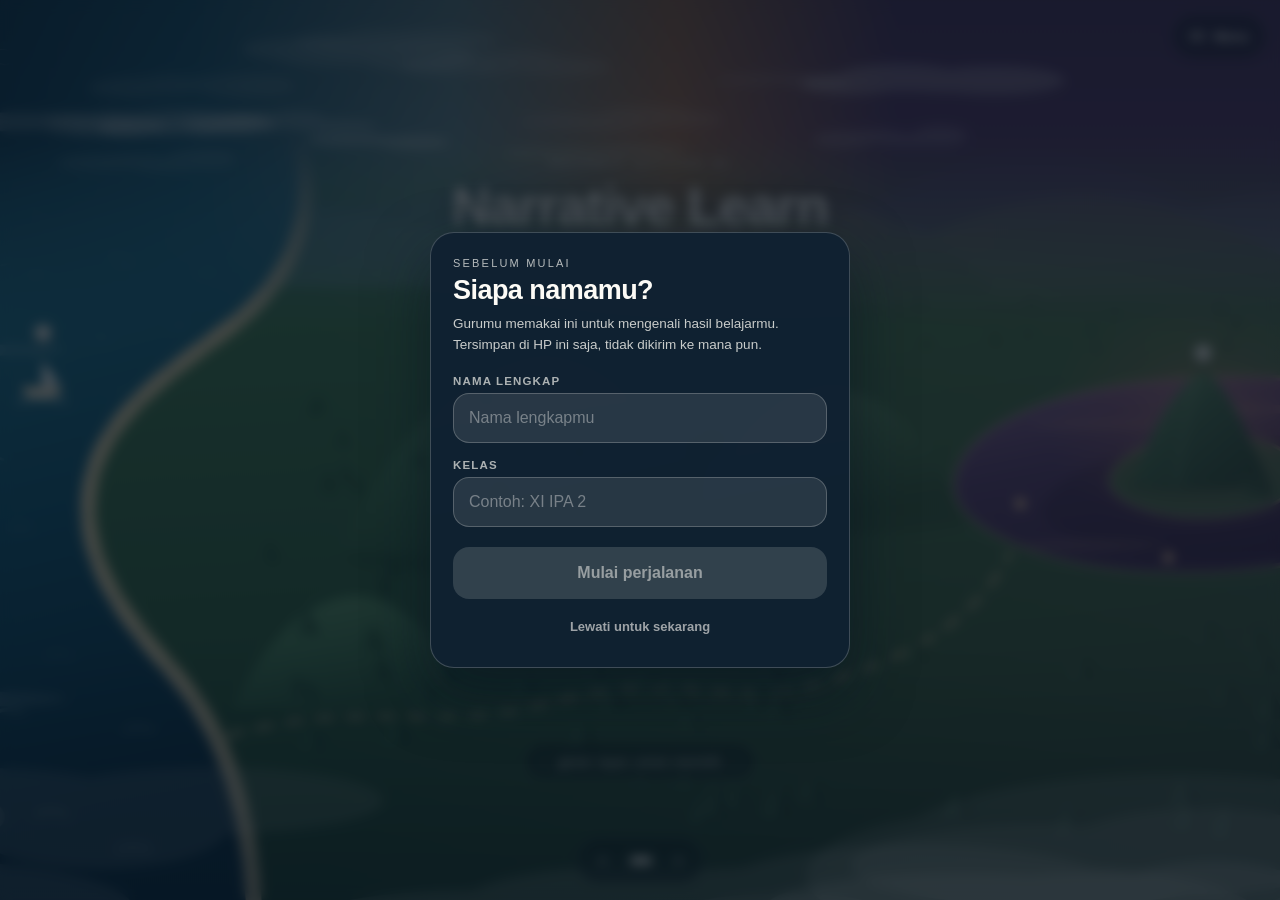
<file: index.html>
<!doctype html>
<html lang="id" data-world="beranda">
<head>
<meta charset="utf-8">
<meta name="viewport" content="width=device-width, initial-scale=1, viewport-fit=cover">
<meta name="theme-color" content="#0e3350">
<title>Narrative Learn</title>
<meta name="description" content="Peta pembelajaran naratif: Ocean Journey dan The Lake of Lembayung.">
<link rel="icon" type="image/svg+xml" href="favicon.svg">
<link rel="stylesheet" href="shared/tokens.css">
<link rel="stylesheet" href="style.css">
</head>
<body>

<!-- Tautan pintas untuk pengguna keyboard / pembaca layar -->
<a class="skip-link" href="#menuBtn">Lewati peta, buka daftar platform</a>

<!-- =========================================================
     VIEWPORT = area yang bisa digeser kiri-kanan
     WORLD    = isi yang digeser (lebarnya --rail-w)
     ========================================================= -->
<div class="viewport" id="viewport" role="region" tabindex="0"
     aria-label="Peta Narrative Learn. Geser ke kiri atau kanan untuk menjelajah.">
  <div class="world" id="world">

    <!-- ============ LAPIS 1 : LANGIT (paling jauh, gerak paling lambat) ============ -->
    <div class="layer layer--sky" data-speed="0.30">
      <div class="art art--sky">
        <svg class="deco" id="skyDeco" viewBox="0 0 3800 700" preserveAspectRatio="none" aria-hidden="true"></svg>
      </div>
    </div>

    <!-- ============ LAPIS 2 : PETA UTAMA (rasio 38:16 dijaga persis) ============ -->
    <div class="layer layer--map" data-speed="1">
      <div class="art art--map" id="artMap">

        <svg class="map" viewBox="0 0 3800 1600" role="img"
             aria-label="Peta dari udara: samudra di kiri, perbukitan di tengah, dan danau berpulau di kanan.">
          <defs>
            <!-- ---------- Air laut ---------- -->
            <linearGradient id="gSea" x1="0" y1="0" x2="0.22" y2="1">
              <stop offset="0"    stop-color="#5aa7b8"/>
              <stop offset="0.22" stop-color="#2b86a2"/>
              <stop offset="0.60" stop-color="#155f80"/>
              <stop offset="1"    stop-color="#0a3550"/>
            </linearGradient>

            <!-- ---------- Daratan ---------- -->
            <linearGradient id="gLand" x1="0" y1="0" x2="0.15" y2="1">
              <stop offset="0"    stop-color="#6f9d72"/>
              <stop offset="0.20" stop-color="#4c8a5f"/>
              <stop offset="0.60" stop-color="#3a7150"/>
              <stop offset="1"    stop-color="#27543c"/>
            </linearGradient>

            <!-- ---------- Bukit (gradien = volume tanpa garis keras) ---------- -->
            <linearGradient id="gHill" x1="0.1" y1="0" x2="0.55" y2="1">
              <stop offset="0"   stop-color="#69a677"/>
              <stop offset="0.5" stop-color="#4a8760"/>
              <stop offset="1"   stop-color="#316548"/>
            </linearGradient>
            <linearGradient id="gHillFar" x1="0.1" y1="0" x2="0.55" y2="1">
              <stop offset="0"   stop-color="#7dae83"/>
              <stop offset="1"   stop-color="#4d8862"/>
            </linearGradient>

            <!-- ---------- Rona senja, menguat ke kanan (dibuat tipis) ---------- -->
            <linearGradient id="gDusk" x1="0" y1="0" x2="1" y2="0">
              <stop offset="0.34" stop-color="#e08a5a" stop-opacity="0"/>
              <stop offset="0.64" stop-color="#d8825f" stop-opacity="0.10"/>
              <stop offset="1"    stop-color="#8c5590" stop-opacity="0.24"/>
            </linearGradient>

            <!-- ---------- Danau Lembayung ---------- -->
            <linearGradient id="gLake" x1="0.15" y1="0" x2="0.7" y2="1">
              <stop offset="0"    stop-color="#8f6ba8"/>
              <stop offset="0.35" stop-color="#5c4482"/>
              <stop offset="1"    stop-color="#2f2354"/>
            </linearGradient>

            <!-- ---------- Bukit pulau: gradien, bukan dua bidang datar ---------- -->
            <linearGradient id="gPeak" x1="0.05" y1="0.08" x2="0.9" y2="0.92">
              <stop offset="0"    stop-color="#6cae81"/>
              <stop offset="0.42" stop-color="#3f7d5b"/>
              <stop offset="1"    stop-color="#22513c"/>
            </linearGradient>

            <!-- ---------- Cahaya senja di puncak bukit pulau ---------- -->
            <radialGradient id="gGlow" cx="0.5" cy="0.5" r="0.5">
              <stop offset="0"   stop-color="#ffd2a0" stop-opacity="0.42"/>
              <stop offset="0.55" stop-color="#ff9d7a" stop-opacity="0.14"/>
              <stop offset="1"   stop-color="#ff9d7a" stop-opacity="0"/>
            </radialGradient>

            <!-- ---------- Bayang lembut di dasar layar ---------- -->
            <linearGradient id="gVign" x1="0" y1="0" x2="0" y2="1">
              <stop offset="0" stop-color="#0b2033" stop-opacity="0"/>
              <stop offset="1" stop-color="#0b2033" stop-opacity="0.34"/>
            </linearGradient>

            <!-- ---------- KUNCI KEDALAMAN ----------
                 Seluruh daratan dimasukkan ke dalam mask ini. Bagian
                 paling atas dibuat transparan sehingga tepi cakrawala
                 LULUH ke lapis langit di belakangnya. Tanpa ini,
                 batas langit-daratan tampak sebagai garis lurus keras. -->
            <linearGradient id="gFade" gradientUnits="userSpaceOnUse" x1="0" y1="150" x2="0" y2="520">
              <stop offset="0"    stop-color="#000000"/>
              <stop offset="0.45" stop-color="#7a7a7a"/>
              <stop offset="1"    stop-color="#ffffff"/>
            </linearGradient>
            <mask id="mHorizon" maskUnits="userSpaceOnUse" x="0" y="0" width="3800" height="1600">
              <rect x="0" y="0" width="3800" height="1600" fill="url(#gFade)"/>
            </mask>
          </defs>

          <!-- ================= SEMUA DARATAN, DI DALAM MASK ================= -->
          <g mask="url(#mHorizon)">

            <!-- ---- daratan dasar ----
                 Tepi atasnya sengaja LURUS di y=150, sama persis dengan
                 titik awal mask di atas. Kalau tepinya bergelombang,
                 sebagian tepi jatuh di area mask yang sudah setengah
                 pekat dan muncul garis keras di cakrawala. -->
            <rect x="0" y="150" width="3800" height="1450" fill="url(#gLand)"/>

            <!-- ---- punggungan paling jauh (larut ke dalam kabut) ---- -->
            <g opacity="0.55">
              <path d="M700,300 Q 940,196 1180,262 Q 1400,322 1600,236 Q 1800,158 2020,256
                       Q 2220,342 2440,242 Q 2660,152 2900,264 Q 3140,362 3380,252
                       Q 3600,154 3800,256 L3800,400 L700,400 Z" fill="#5f8599"/>
              <path d="M940,340 Q 1200,256 1440,318 Q 1700,386 1920,302 Q 2160,216 2400,320
                       Q 2660,416 2900,312 Q 3160,198 3420,320 Q 3620,414 3800,326
                       L3800,440 L940,440 Z" fill="#83a7b8" opacity="0.7"/>
            </g>

            <!-- ---- perbukitan jauh (di belakang danau) ---- -->
            <path d="M2260,470 C 2400,338 2580,272 2740,264 C 2910,272 3090,342 3230,470 Z"
                  fill="url(#gHillFar)" opacity="0.9"/>
            <path d="M3140,498 C 3268,376 3412,320 3536,314 C 3660,320 3760,372 3800,452
                     L3800,502 Z" fill="url(#gHillFar)" opacity="0.85"/>
            <path d="M1900,462 C 2010,352 2140,300 2260,296 C 2382,300 2496,354 2580,462 Z"
                  fill="url(#gHillFar)" opacity="0.8"/>

            <!-- ---- perbukitan tengah ---- -->
            <ellipse cx="1720" cy="948" rx="380" ry="42" fill="#23503a" opacity="0.35"/>
            <path d="M1330,946 C 1436,700 1580,586 1722,572 C 1866,586 1990,704 2072,946 Z"
                  fill="url(#gHill)"/>

            <ellipse cx="2260" cy="876" rx="278" ry="32" fill="#23503a" opacity="0.32"/>
            <path d="M1990,872 C 2068,712 2168,640 2264,632 C 2362,640 2448,714 2510,872 Z"
                  fill="url(#gHill)"/>

            <ellipse cx="1352" cy="1244" rx="242" ry="30" fill="#23503a" opacity="0.3"/>
            <path d="M1128,1240 C 1194,1096 1278,1030 1362,1024 C 1448,1030 1524,1098 1576,1240 Z"
                  fill="url(#gHill)"/>

            <!-- ================= LAUT (Ocean Journey) ================= -->
            <path id="sea"
                  d="M0,150 L1250,150
                     C 1300,300 1240,430 1120,520
                     C 1000,610 880,690 860,820
                     C 840,950 920,1060 1010,1160
                     C 1100,1260 1160,1400 1170,1600
                     L0,1600 Z"
                  fill="url(#gSea)"/>

            <!-- pantai + buih -->
            <path id="coast"
                  d="M1250,150 C 1300,300 1240,430 1120,520 C 1000,610 880,690 860,820
                     C 840,950 920,1060 1010,1160 C 1100,1260 1160,1400 1170,1600"
                  fill="none" stroke="#ecdcb6" stroke-width="30" stroke-linecap="round" opacity="0.85"/>
            <use href="#coast" fill="none" stroke="#f7f2e4" stroke-width="8"
                 stroke-linecap="round" stroke-dasharray="44 38" opacity="0.6"/>

            <!-- kilau permukaan laut -->
            <g opacity="0.16" fill="#e8f7ff">
              <ellipse cx="380" cy="360" rx="240" ry="14"/>
              <ellipse cx="640" cy="560" rx="176" ry="11"/>
              <ellipse cx="300" cy="880" rx="206" ry="13"/>
              <ellipse cx="560" cy="1220" rx="256" ry="16"/>
            </g>

            <!-- riak ombak (dibuat oleh script.js) -->
            <g id="waves" fill="none" stroke="#dff2f7" stroke-width="7" stroke-linecap="round"></g>

            <!-- perahu kecil -->
            <g transform="translate(770 620) scale(0.92)">
              <path d="M-44,10 L44,10 L29,32 L-29,32 Z" fill="#f4e9d2"/>
              <path d="M0,10 L0,-44 L36,4 Z" fill="#ffffff" opacity="0.95"/>
              <path d="M-52,42 q 52,-13 104,0" fill="none" stroke="#dff2f7" stroke-width="6" opacity="0.6"/>
            </g>

            <!-- 3 titik cahaya = isyarat 3 platform di dalam Ocean Journey -->
            <g class="seedDots" fill="#c7f4ff">
              <circle cx="250" cy="450" r="10"/>
              <circle cx="640" cy="1010" r="10"/>
              <circle cx="380" cy="1310" r="10"/>
            </g>

            <!-- ================= DANAU LEMBAYUNG ================= -->
            <path id="lake"
                  d="M2496,806 C 2506,716 2648,646 2842,622 C 3006,602 3196,608 3330,644
                     C 3428,670 3474,730 3452,796 C 3428,868 3300,930 3140,962
                     C 2988,992 2790,988 2662,946 C 2552,910 2486,862 2496,806 Z"
                  fill="url(#gLake)"/>
            <!-- air yang lebih dalam di tengah -> danau tidak terlihat rata -->
            <path d="M2666,846 C 2700,782 2846,736 2996,724 C 3116,714 3232,730 3310,762
                     C 3372,788 3384,826 3352,862 C 3312,906 3184,938 3052,950
                     C 2922,962 2790,944 2716,912 C 2666,890 2650,868 2666,846 Z"
                  fill="#241a44" opacity="0.4"/>
            <use href="#lake" fill="none" stroke="#e8cfae" stroke-width="10" opacity="0.3"/>

            <!-- pantulan senja di permukaan -->
            <g opacity="0.2" fill="#ffcfae">
              <ellipse cx="2760" cy="700" rx="120" ry="7"/>
              <ellipse cx="3120" cy="672" rx="146" ry="8"/>
              <ellipse cx="3300" cy="878" rx="112" ry="7"/>
              <ellipse cx="2760" cy="928" rx="132" ry="8"/>
            </g>

            <!-- pulau di tengah danau -->
            <path id="island"
                  d="M2790,806 C 2796,760 2868,728 2964,722 C 3058,716 3132,742 3144,784
                     C 3156,828 3100,864 3004,874 C 2904,884 2824,858 2798,828
                     C 2790,820 2788,812 2790,806 Z"
                  fill="#3f7857"/>
            <use href="#island" fill="none" stroke="#efd6b4" stroke-width="7" opacity="0.4"/>

            <!-- bukit di atas pulau : titik fokus sisi kanan -->
            <ellipse cx="2966" cy="690" rx="300" ry="230" fill="url(#gGlow)"/>
            <ellipse cx="2960" cy="814" rx="134" ry="22" fill="#1f4a37" opacity="0.3"/>
            <path d="M2832,808 C 2856,744 2888,666 2942,616 C 2962,600 2974,600 2990,618
                     C 3028,662 3062,744 3088,804 C 3030,826 2892,828 2832,808 Z"
                  fill="url(#gPeak)"/>
            <path d="M2956,610 C 2936,676 2922,748 2916,814" fill="none"
                  stroke="#96cca6" stroke-width="6" stroke-linecap="round" opacity="0.3"/>

            <!-- 4 titik cahaya = isyarat 4 platform di dalam Lake of Lembayung -->
            <g class="seedDots" fill="#ffd9b0">
              <circle cx="2620" cy="850" r="10"/>
              <circle cx="3258" cy="694" r="10"/>
              <circle cx="3330" cy="884" r="10"/>
              <circle cx="2900" cy="952" r="10"/>
            </g>

            <!-- ================= JALAN SETAPAK : menghubungkan dua dunia ================= -->
            <path d="M1120,1290 C 1360,1216 1520,1288 1740,1224 C 1970,1158 2064,1246 2276,1180
                     C 2452,1126 2548,1046 2600,946"
                  fill="none" stroke="#e7d3ab" stroke-width="11"
                  stroke-linecap="round" stroke-dasharray="28 30" opacity="0.5"/>

            <!-- ================= POHON (dibuat oleh script.js) ================= -->
            <g id="trees"></g>

            <!-- ================= RONA & BAYANG ================= -->
            <rect x="0" y="120" width="3800" height="1480" fill="url(#gDusk)" pointer-events="none"/>
            <rect x="0" y="1120" width="3800" height="480" fill="url(#gVign)" pointer-events="none"/>
          </g>
        </svg>

        <!-- ---------- Titik henti scroll-snap (koordinat mengikuti peta) ---------- -->
        <b class="snap" style="--sx:20.3%" data-stop="0"></b>
        <b class="snap" style="--sx:50%"   data-stop="1"></b>
        <b class="snap" style="--sx:78.05%" data-stop="2"></b>

        <!-- ---------- Penanda lokasi di atas peta ----------
             aria-hidden karena tautan yang sama sudah tersedia di kartu
             bawah; ini hanya jalan pintas visual saat diketuk. -->
        <a class="pin pin--ocean" id="pinOcean" data-stop="0" data-world="ocean" href="ocean-journey/index.html"
           aria-hidden="true" tabindex="-1" style="--x:20.3%; --y:33%"><i></i></a>
        <a class="pin pin--lake" id="pinLake" data-stop="2" data-world="lake" href="lake-lembayung/index.html"
           aria-hidden="true" tabindex="-1" style="--x:78.05%; --y:35.4%"><i></i></a>

        <!-- ---------- Panel tengah : sambutan ---------- -->
        <div class="beranda" style="--x:50%; --y:12%">
          <p class="beranda__eyebrow">Selamat datang di</p>
          <h1 class="beranda__title">Narrative&nbsp;Learn</h1>
          <p class="beranda__desc">Dua dunia, tujuh perjalanan.</p>
        </div>

      </div>
    </div>

    <!-- ============ LAPIS 3 : DEPAN (paling dekat, gerak paling cepat) ============ -->
    <div class="layer layer--fore" data-speed="1.35">
      <div class="art art--fore">
        <svg class="deco" id="foreDeco" viewBox="0 0 3800 600" preserveAspectRatio="none" aria-hidden="true"></svg>
      </div>
    </div>

  </div>
</div>

<!-- =========================================================
     CHROME : elemen UI yang menempel di layar
     ---------------------------------------------------------
     Kartu sengaja TIDAK ikut tergulir bersama peta. Dengan cara
     ini kartu tidak pernah menutupi pulau/perahu, tidak pernah
     terpotong di tepi layar, dan selalu terjangkau ibu jari.
     ========================================================= -->

<!-- Nama siswa: penanda kecil, ketuk untuk mengubah -->
<button class="student-chip" id="studentChip" type="button" hidden></button>

<!-- =========================================================
     LAYAR IDENTITAS
     ---------------------------------------------------------
     Muncul sekali di awal. Menulis nl_student_v1 = {name, class},
     kunci yang SUDAH dibaca platform level 3 untuk menyapa siswa
     dan untuk mengisi kode hasil yang disalin ke guru. Tanpa ini,
     kode hasil terkirim tanpa nama dan guru tidak tahu itu milik
     siapa.
     ========================================================= -->
<div class="idgate" id="idGate" role="dialog" aria-modal="true" aria-labelledby="idGateTitle" hidden>
  <div class="idgate__panel">
    <p class="idgate__eyebrow">Sebelum mulai</p>
    <h2 class="idgate__title" id="idGateTitle">Siapa namamu?</h2>
    <p class="idgate__desc">Gurumu memakai ini untuk mengenali hasil belajarmu. Tersimpan di HP ini saja, tidak dikirim ke mana pun.</p>

    <label class="idgate__label" for="idNama">Nama lengkap</label>
    <input class="idgate__input" id="idNama" type="text" autocomplete="name"
           maxlength="60" enterkeyhint="next" placeholder="Nama lengkapmu">

    <label class="idgate__label" for="idKelas">Kelas</label>
    <input class="idgate__input" id="idKelas" type="text"
           maxlength="24" enterkeyhint="done" placeholder="Contoh: XI IPA 2">

    <button class="idgate__btn" id="idSimpan" type="button" disabled>Mulai perjalanan</button>
    <button class="idgate__skip" id="idLewati" type="button">Lewati untuk sekarang</button>
  </div>
</div>

<!-- Tombol menu (jalur cadangan tanpa peta) -->
<button class="menu-btn" id="menuBtn" type="button" aria-expanded="false" aria-controls="sheet">
  <span class="menu-btn__bars" aria-hidden="true"><i></i><i></i></span>
  <span class="menu-btn__label">Menu</span>
</button>

<!-- Kartu tujuan -->
<div class="dock" id="dock">

  <a class="dcard dcard--ocean" id="hsOcean" data-stop="0" data-world="ocean" data-total="3" href="ocean-journey/index.html">
    <span class="dcard__mark" aria-hidden="true"></span>
    <span class="dcard__body">
      <span class="dcard__eyebrow">3 perjalanan</span>
      <span class="dcard__title">Ocean Journey</span>
      <span class="dcard__desc">Menyeberangi samudra makna.</span>
      <!-- Diisi script.js: status ketujuh platform level 3.
           Penunjuk keadaan, bukan tautan — pintu ke sana tetap
           lewat hub dunia ini. -->
      <span class="dcard__stops" aria-hidden="true"></span>
    </span>
    <span class="dcard__go" aria-hidden="true">
      <svg class="ico ico--go" viewBox="0 0 24 24"><path d="M4 12h14M12 6l6 6-6 6"/></svg>
      <svg class="ico ico--done" viewBox="0 0 24 24"><path d="M5 12.5l4.5 4.5L19 7.5"/></svg>
    </span>
  </a>

  <a class="dcard dcard--lake" id="hsLake" data-stop="2" data-world="lake" data-total="4" href="lake-lembayung/index.html">
    <span class="dcard__mark" aria-hidden="true"></span>
    <span class="dcard__body">
      <span class="dcard__eyebrow">4 perjalanan</span>
      <span class="dcard__title">The Lake of Lembayung</span>
      <span class="dcard__desc">Menyelami danau di balik bukit.</span>
      <!-- Diisi script.js: status ketujuh platform level 3.
           Penunjuk keadaan, bukan tautan — pintu ke sana tetap
           lewat hub dunia ini. -->
      <span class="dcard__stops" aria-hidden="true"></span>
    </span>
    <span class="dcard__go" aria-hidden="true">
      <svg class="ico ico--go" viewBox="0 0 24 24"><path d="M4 12h14M12 6l6 6-6 6"/></svg>
      <svg class="ico ico--done" viewBox="0 0 24 24"><path d="M5 12.5l4.5 4.5L19 7.5"/></svg>
    </span>
  </a>

  <p class="dock__hint" id="dockHint">
    <span class="arw">‹</span> geser layar untuk memilih <span class="arw">›</span>
  </p>
</div>

<!-- Indikator posisi -->
<nav class="dots" id="dots" aria-label="Lompat ke bagian peta">
  <button type="button" class="dots__d" data-go="0" aria-label="Ocean Journey"></button>
  <button type="button" class="dots__d" data-go="1" aria-label="Beranda Narrative Learn"></button>
  <button type="button" class="dots__d" data-go="2" aria-label="The Lake of Lembayung"></button>
</nav>

<p class="toast" id="toast" role="status" aria-live="polite"></p>

<!-- Panel daftar platform -->
<div class="sheet-backdrop" id="sheetBackdrop" hidden></div>
<div class="sheet" id="sheet" role="dialog" aria-modal="true" aria-labelledby="sheetTitle" hidden>
  <div class="sheet__grip" aria-hidden="true"></div>
  <h2 class="sheet__title" id="sheetTitle">Pilih perjalananmu</h2>
  <a class="sheet__item sheet__item--ocean" id="lnkOcean" data-world="ocean" href="ocean-journey/index.html">
    <span class="sheet__mark" aria-hidden="true"></span>
    <span>
      <strong>Ocean Journey</strong>
      <em>3 platform · menyeberangi samudra teks dan makna</em>
    </span>
    <span class="sheet__go" aria-hidden="true">→</span>
  </a>
  <a class="sheet__item sheet__item--lake" id="lnkLake" data-world="lake" href="lake-lembayung/index.html">
    <span class="sheet__mark" aria-hidden="true"></span>
    <span>
      <strong>The Lake of Lembayung</strong>
      <em>4 platform · menyelami danau di balik bukit senja</em>
    </span>
    <span class="sheet__go" aria-hidden="true">→</span>
  </a>
  <!-- Pintu kedua. Sengaja kecil dan paling bawah: ini bukan tujuan siswa,
       tapi guru harus bisa menemukannya tanpa mengetik alamat. Panelnya
       sendiri berpagar PIN. Hapus baris ini kalau kamu lebih suka guru
       membuka teacher/index.html langsung. -->
  <a class="sheet__guru" href="teacher/index.html">Panel Guru</a>

  <button class="sheet__close" id="sheetClose" type="button">Tutup</button>
</div>

<script src="shared/progress.js"></script>
<script src="script.js"></script>
</body>
</html>
</file>
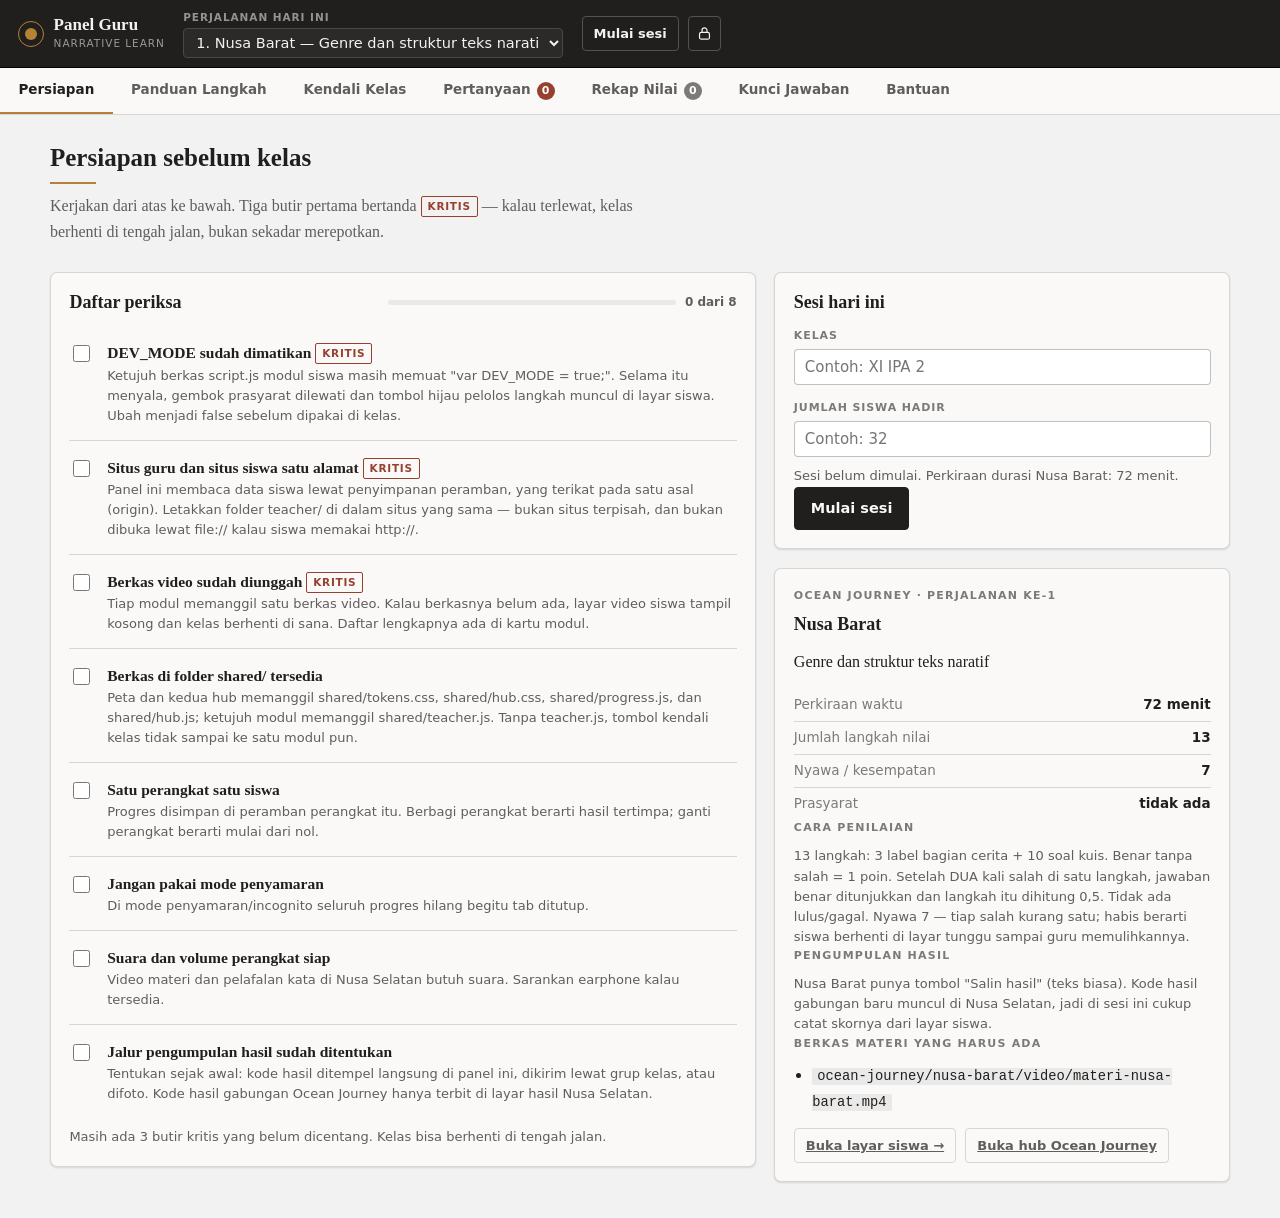
<file: teacher/index.html>
<!doctype html>
<html lang="id">
<head>
<meta charset="utf-8">
<meta name="viewport" content="width=device-width, initial-scale=1, viewport-fit=cover">
<meta name="theme-color" content="#201f1d">
<title>Panel Guru · Narrative Learn</title>
<meta name="description" content="Pemandu jalannya kegiatan Narrative Learn: panduan langkah, kendali kelas, papan pertanyaan, rekap nilai, dan kunci jawaban.">
<meta name="robots" content="noindex">
<link rel="icon" type="image/svg+xml" href="favicon.svg">
<link rel="stylesheet" href="style.css">
</head>
<body>

<a class="skip" href="#utama">Lompat ke isi</a>

<!-- =========================================================
     GERBANG PIN
     ---------------------------------------------------------
     Panel ini satu asal (origin) dengan situs siswa, jadi
     alamatnya bisa ditebak siapa pun yang tahu situsnya —
     termasuk kunci jawaban di dalamnya. PIN ini PENGHALANG,
     bukan pengamanan: ia menahan siswa yang iseng, bukan yang
     bersungguh-sungguh. Untuk pengamanan sungguhan, panel ini
     harus dipindah ke alamat terpisah dengan otentikasi server.
     ========================================================= -->
<div class="lock" id="lock" hidden>
  <form class="lock__panel" id="lockForm">
    <p class="eyebrow">Panel Guru</p>
    <h1 class="lock__title">Masukkan PIN</h1>
    <p class="lock__desc">Panel ini memuat kunci jawaban. PIN menahan siswa yang iseng — bukan pengamanan sungguhan.</p>
    <input class="field lock__input" id="lockInput" type="password" inputmode="numeric"
           autocomplete="off" maxlength="12" placeholder="••••" aria-label="PIN guru">
    <p class="lock__err" id="lockErr" role="alert" hidden>PIN salah.</p>
    <button class="btn btn--solid" type="submit">Buka panel</button>
    <button class="btn btn--ghost btn--sm" id="lockForget" type="button">Lupa PIN — atur ulang panel</button>
  </form>
</div>

<!-- ================= BILAH ATAS ================= -->
<header class="topbar">
  <div class="topbar__brand">
    <span class="mark" aria-hidden="true"></span>
    <span>
      <b>Panel Guru</b>
      <em>Narrative Learn</em>
    </span>
  </div>

  <label class="topbar__pick">
    <span class="topbar__picklabel">Perjalanan hari ini</span>
    <select class="field" id="pickModul" aria-label="Pilih perjalanan yang dijalankan hari ini"></select>
  </label>

  <div class="topbar__clock" id="clockWrap" hidden>
    <b class="clock" id="clock">00:00</b>
    <span class="clock__cap" id="clockCap">berjalan</span>
  </div>

  <div class="topbar__act">
    <button class="btn btn--ghost btn--sm" id="btnSesi" type="button">Mulai sesi</button>
    <button class="btn btn--ghost btn--sm btn--icon" id="btnKunci" type="button" title="Kunci panel" aria-label="Kunci panel">
      <svg viewBox="0 0 24 24" aria-hidden="true"><rect x="5" y="10.5" width="14" height="9.5" rx="2.5"/><path d="M8.5 10.5V7.5a3.5 3.5 0 0 1 7 0v3"/></svg>
    </button>
  </div>
</header>

<!-- ================= TAB ================= -->
<nav class="tabs" id="tabs" aria-label="Bagian panel">
  <button class="tab is-on" type="button" data-panel="sesi">Persiapan</button>
  <button class="tab" type="button" data-panel="panduan">Panduan Langkah</button>
  <button class="tab" type="button" data-panel="kendali">Kendali Kelas</button>
  <button class="tab" type="button" data-panel="tanya">Pertanyaan<b class="pip" id="pipTanya" hidden>0</b></button>
  <button class="tab" type="button" data-panel="rekap">Rekap Nilai<b class="pip pip--calm" id="pipRekap" hidden>0</b></button>
  <button class="tab" type="button" data-panel="kunci">Kunci Jawaban</button>
  <button class="tab" type="button" data-panel="bantuan">Bantuan</button>
</nav>

<main id="utama">

<!-- ========================================================
     1. PERSIAPAN
     ======================================================== -->
<section class="panel is-on" id="p-sesi" aria-labelledby="h-sesi">
  <h2 class="h" id="h-sesi">Persiapan sebelum kelas</h2>
  <p class="lede">Kerjakan dari atas ke bawah. Tiga butir pertama bertanda <b class="tag tag--bad">kritis</b> — kalau terlewat, kelas berhenti di tengah jalan, bukan sekadar merepotkan.</p>

  <div class="grid">
    <div class="col col--wide">
      <div class="card">
        <div class="card__head">
          <h3>Daftar periksa</h3>
          <span class="meter"><b id="siapBar"></b></span>
          <span class="meter__txt" id="siapTxt">0 dari 0</span>
        </div>
        <ul class="checks" id="daftarSiap"></ul>
        <p class="note" id="siapNote"></p>
      </div>
    </div>

    <div class="col">
      <div class="card">
        <h3>Sesi hari ini</h3>
        <label class="lbl" for="inKelas">Kelas</label>
        <input class="field" id="inKelas" type="text" maxlength="40" placeholder="Contoh: XI IPA 2">
        <label class="lbl" for="inJumlah">Jumlah siswa hadir</label>
        <input class="field" id="inJumlah" type="number" min="0" max="99" placeholder="Contoh: 32">
        <p class="note" id="sesiNote">Sesi belum dimulai.</p>
        <button class="btn btn--solid" id="btnSesi2" type="button">Mulai sesi</button>
      </div>

      <div class="card" id="kartuModul"></div>
    </div>
  </div>
</section>

<!-- ========================================================
     2. PANDUAN LANGKAH
     ======================================================== -->
<section class="panel" id="p-panduan" aria-labelledby="h-panduan">
  <div class="panelhead">
    <div>
      <h2 class="h" id="h-panduan">Panduan langkah</h2>
      <p class="lede" id="panduanLede"></p>
    </div>
    <div class="panelhead__act">
      <button class="btn btn--ghost btn--sm" id="btnCetakPanduan" type="button">Cetak</button>
      <button class="btn btn--ghost btn--sm" id="btnResetPanduan" type="button">Ulang dari awal</button>
    </div>
  </div>

  <div class="progressline">
    <span class="meter meter--tall"><b id="langkahBar"></b></span>
    <span class="meter__txt" id="langkahTxt"></span>
  </div>

  <ol class="steps" id="daftarLangkah"></ol>

  <div class="stepnav" id="stepnav">
    <button class="btn btn--ghost" id="btnPrev" type="button">←<span class="wide-only">&nbsp;Langkah sebelumnya</span></button>
    <button class="btn btn--solid" id="btnNext" type="button">Selesai — langkah berikutnya →</button>
  </div>
</section>

<!-- ========================================================
     3. KENDALI KELAS
     ======================================================== -->
<section class="panel" id="p-kendali" aria-labelledby="h-kendali">
  <h2 class="h" id="h-kendali">Kendali kelas</h2>

  <div class="warn">
    <b>Sejauh mana tombol ini sampai.</b>
    Sinyal ditulis ke penyimpanan peramban dan hanya terbaca oleh perangkat yang membuka
    situs ini di peramban yang sama. Cocok untuk perangkat guru, layar proyektor, atau
    perangkat bersama. Perangkat siswa yang terpisah <b>tidak</b> menerimanya — di kelas,
    beri aba-aba lisan, dan siswa menekan tombolnya sendiri.
    <br><br>
    <b>Ketujuh modul</b> memantau sinyal ini. Pemantaunya tinggal di
    <code>shared/teacher.js</code> — satu salinan yang dimuat semua modul, bukan tujuh
    salinan yang bisa berbeda. Rinciannya ada di tab <b>Bantuan</b>.
  </div>

  <div class="grid">
    <div class="col col--wide">
      <div class="card">
        <h3>Sinyal gerbang</h3>
        <div class="signals" id="daftarSinyal"></div>
        <p class="note">Sinyal terakhir: <b id="sinyalKini">belum ada</b>
          <button class="btn btn--ghost btn--sm" id="btnHapusSinyal" type="button">Hapus sinyal</button>
        </p>
      </div>

      <div class="card">
        <h3>Progres di perangkat ini</h3>
        <p class="note">Membaca ketujuh kunci hasil dari peramban ini. Berguna untuk perangkat contoh di proyektor, atau untuk memeriksa perangkat satu siswa.</p>
        <table class="tbl" id="tblProgres"></table>
        <div class="rowbtn">
          <button class="btn btn--ghost btn--sm" id="btnMuatProgres" type="button">Muat ulang</button>
          <button class="btn btn--ghost btn--sm" id="btnBukaSemua" type="button">Buka semua kunci</button>
          <button class="btn btn--danger btn--sm" id="btnHapusProgres" type="button">Hapus progres perangkat ini</button>
        </div>
      </div>
    </div>

    <div class="col">
      <div class="card">
        <h3>Identitas siswa di perangkat ini</h3>
        <p class="note">Isi kunci <code>nl_student_v1</code>.</p>
        <dl class="kv" id="kvSiswa"></dl>
        <button class="btn btn--ghost btn--sm" id="btnMuatSiswa" type="button">Muat ulang</button>
      </div>

      <div class="card">
        <h3>Pengingat cepat</h3>
        <ul class="bul">
          <li>Nyawa habis bukan kegagalan — progres siswa tetap utuh, tinggal dipulihkan.</li>
          <li>Kode hasil gabungan Ocean Journey hanya terbit di layar hasil <b>Nusa Selatan</b>.</li>
          <li>Di <b>Bukit Camar</b>, hasil baru tersimpan setelah siswa menekan tombol selesai di layar penutup.</li>
        </ul>
      </div>
    </div>
  </div>
</section>

<!-- ========================================================
     4. PAPAN PERTANYAAN
     ======================================================== -->
<section class="panel" id="p-tanya" aria-labelledby="h-tanya">
  <div class="panelhead">
    <div>
      <h2 class="h" id="h-tanya">Papan pertanyaan</h2>
      <p class="lede">Pertanyaan yang dikirim siswa lewat tombol "Ask a question". Terbaca dari perangkat yang sama; diperbarui sendiri tiap dua detik.</p>
    </div>
    <div class="panelhead__act">
      <button class="btn btn--ghost btn--sm" id="btnMuatTanya" type="button">Muat ulang</button>
      <button class="btn btn--danger btn--sm" id="btnHapusTanya" type="button">Kosongkan papan</button>
    </div>
  </div>

  <div class="filterbar">
    <label class="chk"><input type="checkbox" id="chkBelum"> Tampilkan hanya yang belum dijawab</label>
  </div>

  <div id="daftarTanya"></div>
</section>

<!-- ========================================================
     5. REKAP NILAI
     ======================================================== -->
<section class="panel" id="p-rekap" aria-labelledby="h-rekap">
  <div class="panelhead">
    <div>
      <h2 class="h" id="h-rekap">Rekap nilai</h2>
      <p class="lede">Tempel kode hasil dari layar siswa, atau ambil langsung dari perangkat ini. Data rekap tersimpan di peramban panel ini — ekspor CSV setelah kelas usai.</p>
    </div>
    <div class="panelhead__act">
      <button class="btn btn--ghost btn--sm" id="btnCsv" type="button">Ekspor CSV</button>
      <button class="btn btn--ghost btn--sm" id="btnJsonOut" type="button">Ekspor JSON</button>
      <button class="btn btn--ghost btn--sm" id="btnJsonIn" type="button">Impor JSON</button>
      <button class="btn btn--ghost btn--sm" id="btnCetakRekap" type="button">Cetak</button>
    </div>
  </div>

  <div class="grid">
    <div class="col col--wide">
      <div class="card">
        <h3>Tempel kode hasil</h3>
        <p class="note">Satu kode per baris — beberapa siswa boleh sekaligus. Kode dibuat oleh tombol "Salin kode hasil" di layar hasil Nusa Selatan.</p>
        <textarea class="field field--area" id="inKode" rows="4" placeholder="eyJ2IjoxLCJuYW1lIjoi… (tempel di sini)"></textarea>
        <div class="rowbtn">
          <button class="btn btn--solid btn--sm" id="btnBacaKode" type="button">Baca kode</button>
          <button class="btn btn--ghost btn--sm" id="btnAmbilPerangkat" type="button">Ambil dari perangkat ini</button>
          <button class="btn btn--ghost btn--sm" id="btnManual" type="button">Tambah manual</button>
        </div>
        <p class="note" id="kodeNote"></p>
      </div>
    </div>
    <div class="col">
      <div class="card">
        <h3>Ringkasan</h3>
        <dl class="kv kv--stat" id="kvRekap"></dl>
      </div>
    </div>
  </div>

  <div class="card">
    <div class="card__head">
      <h3>Daftar siswa</h3>
      <input class="field field--sm" id="cariSiswa" type="search" placeholder="Cari nama atau kelas">
    </div>
    <div class="scroll-x">
      <table class="tbl tbl--rekap" id="tblRekap"></table>
    </div>
    <p class="note" id="rekapNote"></p>
  </div>
</section>

<!-- ========================================================
     6. KUNCI JAWABAN
     ======================================================== -->
<section class="panel" id="p-kunci" aria-labelledby="h-kunci">
  <div class="panelhead">
    <div>
      <h2 class="h" id="h-kunci">Kunci jawaban</h2>
      <p class="lede" id="kunciLede"></p>
    </div>
    <div class="panelhead__act">
      <button class="btn btn--ghost btn--sm" id="btnCetakKunci" type="button">Cetak</button>
      <button class="btn btn--ghost btn--sm" id="btnSembunyi" type="button">Sembunyikan jawaban</button>
    </div>
  </div>

  <div class="warn warn--calm">
    Kunci ini dibangkitkan dari data di dalam modul siswa, jadi isinya persis sama dengan
    yang dinilai di layar. Jangan ditampilkan di proyektor saat aktivitas berjalan.
  </div>

  <div id="daftarKunci"></div>
</section>

<!-- ========================================================
     7. BANTUAN
     ======================================================== -->
<section class="panel" id="p-bantuan" aria-labelledby="h-bantuan">
  <h2 class="h" id="h-bantuan">Bantuan</h2>

  <div class="grid">
    <div class="col col--wide">
      <div class="card">
        <h3>Cara memasang</h3>
        <p>Panel ini harus berada di <b>alamat yang sama</b> dengan situs siswa. Penyimpanan peramban terikat pada satu asal (origin), jadi panel di alamat lain tidak akan melihat satu pun data siswa.</p>
        <pre class="code">NarrativeLearn/
  index.html            ← peta (level 1)
  ocean-journey/        ← hub + 3 modul
  lake-lembayung/       ← hub + 4 modul
  teacher/              ← panel ini (pintu kedua)
  shared/
    teacher.js          ← kanal yang dibaca kedua sisi</pre>
        <p>Jalankan lewat server statis apa pun. Contoh, dari dalam folder <code>NarrativeLearn/</code>:</p>
        <pre class="code">python3 -m http.server 8000</pre>
        <p>Lalu buka <code>http://localhost:8000/teacher/</code>. Membuka lewat <code>file://</code> juga bisa, asalkan situs siswa dibuka lewat <code>file://</code> yang sama — jangan campur.</p>
      </div>

      <div class="card">
        <h3>Data yang dibaca dan ditulis panel ini</h3>
        <table class="tbl">
          <thead><tr><th>Kunci</th><th>Arah</th><th>Isi</th></tr></thead>
          <tbody>
            <tr><td><code>nl_student_v1</code></td><td>baca</td><td>Nama dan kelas siswa di perangkat ini.</td></tr>
            <tr><td><code>nl_questions_v1</code></td><td>baca / hapus</td><td>Pertanyaan siswa ke guru.</td></tr>
            <tr><td><code>nl_teacher_gate_v1</code></td><td>tulis</td><td>Sinyal gerbang: <code>wait-1</code>, <code>wait-2</code>, <code>lives</code>.</td></tr>
            <tr><td><code>oj_barat_v1</code> … <code>lake_singha_v1</code></td><td>baca</td><td>Hasil ketujuh perjalanan.</td></tr>
            <tr><td><code>nl_guru_sesi_v1</code></td><td>tulis</td><td>Sesi berjalan: kelas, langkah, centang.</td></tr>
            <tr><td><code>nl_guru_rekap_v1</code></td><td>tulis</td><td>Daftar siswa dan nilainya.</td></tr>
            <tr><td><code>nl_guru_pin_v1</code></td><td>tulis</td><td>PIN panel (kalau dipasang).</td></tr>
            <tr><td><code>nl_guru_terjawab_v1</code></td><td>tulis</td><td>Penanda pertanyaan yang sudah dijawab.</td></tr>
          </tbody>
        </table>
        <p class="note">Panel ini tidak pernah mengirim apa pun ke luar perangkat. Tidak ada server, tidak ada pelacak.</p>
      </div>

      <div class="card">
        <h3>Batas yang perlu diketahui, dan cara menembusnya</h3>
        <p><b>1. Sinyal gerbang tidak menyeberang perangkat.</b> Ini bukan kekurangan panel, melainkan sifat penyimpanan peramban. Untuk kendali sungguhan lintas perangkat dibutuhkan server kecil — misalnya satu berkas JSON yang dipanjat semua perangkat, atau WebSocket. Selama belum ada, aba-aba lisan sudah memadai: layar tunggu memang dirancang agar siswa menoleh ke guru.</p>
        <p><b>2. Ketujuh modul memantau sinyal.</b> Dulu hanya Nusa Barat; sekarang pemantaunya ada di <code>shared/teacher.js</code>, dimuat tiap modul satu baris sesudah script-nya sendiri. Modul-modul lain tidak disunting — objek <code>Gate</code> dan <code>TeacherAPI</code> mereka dipanggil apa adanya dari kanal itu. Pemantau bawaan Nusa Barat dimatikan dari luar supaya satu sinyal tidak dikerjakan dua kali. Sinyal yang lebih tua daripada saat halaman siswa dimuat diabaikan, jadi siswa yang memuat ulang tidak melompati gerbangnya sendiri.</p>
        <p><b>3. <code>DEV_MODE</code> masih menyala di ketujuh modul.</b> Selama <code>var DEV_MODE = true;</code>, gembok prasyarat dilewati dan tombol pelolos langkah tampil di layar siswa. Matikan sebelum dipakai menilai.</p>
        <p><b>4. Berkas <code>shared/</code> sudah lengkap.</b> <code>tokens.css</code>, <code>shell.css</code>, <code>hub.css</code>, <code>progress.js</code>, <code>hub.js</code>, dan <code>teacher.js</code> semuanya ada, jadi peta dan kedua hub berjalan. Panel tetap menyediakan tautan langsung ke tiap modul di kartu modul, untuk saat kamu ingin melompat tanpa lewat peta.</p>
        <p><b>5. Bukit Camar menyimpan hasil dengan bentuk berbeda.</b> <code>{score, outOf, chancesLeft}</code>, tanpa bintang dan tanpa <code>attempts</code>. Penyeragamnya ada di <code>shared/teacher.js</code> (<code>NLTeacher.normalHasil</code>), jadi tabel rekap tetap setara dan bentuk hasil hanya ditafsirkan di satu tempat.</p>
      </div>
    </div>

    <div class="col">
      <div class="card">
        <h3>PIN panel</h3>
        <p class="note">Penghalang ringan, bukan pengamanan. Siapa pun yang membuka berkas <code>kunci.js</code> lewat alamatnya tetap bisa membaca kunci jawaban.</p>
        <label class="lbl" for="inPin">PIN baru</label>
        <input class="field" id="inPin" type="text" inputmode="numeric" maxlength="12" placeholder="4–12 angka">
        <div class="rowbtn">
          <button class="btn btn--solid btn--sm" id="btnSetPin" type="button">Simpan PIN</button>
          <button class="btn btn--ghost btn--sm" id="btnHapusPin" type="button">Lepas PIN</button>
        </div>
        <p class="note" id="pinNote"></p>
      </div>

      <div class="card">
        <h3>Urutan tujuh perjalanan</h3>
        <ol class="bul bul--num" id="urutanModul"></ol>
      </div>

      <div class="card">
        <h3>Bersihkan data panel</h3>
        <p class="note">Menghapus sesi, rekap, PIN, dan penanda pertanyaan terjawab. Progres siswa tidak ikut terhapus.</p>
        <button class="btn btn--danger btn--sm" id="btnResetPanel" type="button">Hapus data panel</button>
      </div>
    </div>
  </div>
</section>

</main>

<p class="toast" id="toast" role="status" aria-live="polite"></p>

<!-- ================= DIALOG TAMBAH MANUAL ================= -->
<div class="modal" id="modal" hidden>
  <div class="modal__box" role="dialog" aria-modal="true" aria-labelledby="modalTitle">
    <h3 id="modalTitle">Tambah siswa manual</h3>
    <label class="lbl" for="mNama">Nama</label>
    <input class="field" id="mNama" type="text" maxlength="60">
    <label class="lbl" for="mKelas">Kelas</label>
    <input class="field" id="mKelas" type="text" maxlength="40">
    <label class="lbl" for="mModul">Perjalanan</label>
    <select class="field" id="mModul"></select>
    <label class="lbl" for="mSkor">Langkah selesai</label>
    <input class="field" id="mSkor" type="number" min="0" step="0.5">
    <label class="lbl" for="mNyawa">Nyawa tersisa</label>
    <input class="field" id="mNyawa" type="number" min="0" max="7">
    <div class="rowbtn">
      <button class="btn btn--solid btn--sm" id="mSimpan" type="button">Simpan</button>
      <button class="btn btn--ghost btn--sm" id="mBatal" type="button">Batal</button>
    </div>
  </div>
</div>

<!-- Kanal bersama, dimuat lebih dulu: data.js dan script.js keduanya
     memakainya (alamat platform, bentuk hasil, kotak pertanyaan). -->
<script src="../shared/teacher.js"></script>
<script src="data.js"></script>
<script src="kunci.js"></script>
<script src="script.js"></script>
</body>
</html>
</file>
<file: shared/tokens.css>
/* ============================================================
   NARRATIVE LEARN — shared/tokens.css
   ------------------------------------------------------------
   SATU-SATUNYA tempat warna, huruf, dan ukuran didefinisikan.
   Semua halaman (peta induk, 2 hub, 7 platform) memuat file ini
   lalu memuat style.css miliknya sendiri.

   Ganti warna di sini = berubah di seluruh proyek.

   Cara memasangnya — perhatikan jumlah "../" sesuai kedalaman:

     narrative-learn/index.html            href="shared/tokens.css"
     ocean-journey/index.html              href="../shared/tokens.css"
     ocean-journey/teluk-awal/index.html   href="../../shared/tokens.css"

   Lalu beri tahu halaman itu ada di dunia mana, lewat tag <html>:

     <html lang="id" data-world="beranda">   peta induk
     <html lang="id" data-world="ocean">     Ocean Journey + 3 platformnya
     <html lang="id" data-world="lake">      Lake of Lembayung + 4 platformnya

   Dari situ variabel --w-* dan --sky-* terisi otomatis, jadi tiap
   platform tidak perlu menulis ulang paletnya.
   ============================================================ */

:root{
  /* ---------- Palet Ocean Journey (dingin) ---------- */
  --ocean-900:#082e48;
  --ocean-700:#166488;
  --ocean-500:#329ab4;
  --ocean-300:#6dc0cc;
  --ocean-100:#d3f4fa;

  /* ---------- Palet Lake of Lembayung (senja) ---------- */
  --lembayung-900:#1d1440;
  --lembayung-700:#4a3277;
  --lembayung-500:#7a58a3;
  --lembayung-300:#c08fb8;
  --lembayung-100:#ffdcb8;

  /* ---------- Netral ---------- */
  --ink:#0d1b26;
  --paper:#fdfbf6;
  --sand:#e7d3ab;

  /* ---------- Huruf ---------- */
  --font: "Inter", -apple-system, BlinkMacSystemFont, "Segoe UI", Roboto,
          "Helvetica Neue", Arial, sans-serif;

  /* ---------- Bentuk & bayangan ---------- */
  --r-sm:10px;
  --r-md:16px;
  --r-lg:20px;
  --shadow-1:0 2px 10px rgba(6,20,32,.18);
  --shadow-2:0 12px 36px rgba(6,20,32,.36);

  /* ---------- Tepi aman layar berponi ---------- */
  --safe-b:env(safe-area-inset-bottom, 0px);
  --safe-t:env(safe-area-inset-top, 0px);

  /* ---------- Geometri peta (hanya dipakai 3 halaman berpeta) ----------
     --band-h : tinggi pita peta di layar
     --map-w  : lebar peta = tinggi x 38/16  (rasio DIJAGA PERSIS)
     --rail-w : lebar area gulir                                        */
  --band-h:62dvh;
  --map-w:calc(var(--band-h) * 38 / 16);
  --rail-w:max(var(--map-w), 116vw);

  /* Nilai bawaan supaya halaman tanpa data-world tetap tampil wajar */
  --w-900:var(--ocean-900);
  --w-700:var(--ocean-700);
  --w-500:var(--ocean-500);
  --w-300:var(--ocean-300);
  --w-100:var(--ocean-100);
}

@media (min-aspect-ratio: 3/4){   :root{ --band-h:76dvh; } }
@media (min-aspect-ratio: 13/10){ :root{ --band-h:94dvh; } }

@supports not (height: 100dvh){
  :root{ --band-h:62vh; }
  @media (min-aspect-ratio: 3/4){   :root{ --band-h:76vh; } }
  @media (min-aspect-ratio: 13/10){ :root{ --band-h:94vh; } }
}

/* ============================================================
   WARNA PER DUNIA
   ------------------------------------------------------------
   --w-*   : warna aksen dunia yang sedang dibuka
   --sky-* : gradasi langit, dibaca kiri ke kanan mengikuti
             arah perjalanan. Ini penunjuk arah, bukan hiasan.
   ============================================================ */

/* Peta induk: dingin di kiri (laut) menuju senja di kanan (danau) */
[data-world="beranda"]{
  --sky-1:#0f4467;
  --sky-2:#2b7fa3;
  --sky-3:#93bfc9;
  --sky-4:#e79a72;
  --sky-5:#7c5090;
}

/* Ocean Journey: fajar menuju siang terang */
[data-world="ocean"]{
  --w-900:var(--ocean-900);
  --w-700:var(--ocean-700);
  --w-500:var(--ocean-500);
  --w-300:var(--ocean-300);
  --w-100:var(--ocean-100);

  --sky-1:#0b3a5c;
  --sky-2:#17608a;
  --sky-3:#2f88a8;
  --sky-4:#63b4c2;
  --sky-5:#9dd6da;
}

/* Lake of Lembayung: senja yang makin dalam */
[data-world="lake"]{
  --w-900:var(--lembayung-900);
  --w-700:var(--lembayung-700);
  --w-500:var(--lembayung-500);
  --w-300:var(--lembayung-300);
  --w-100:var(--lembayung-100);

  --sky-1:#d4886a;
  --sky-2:#c2708a;
  --sky-3:#96588f;
  --sky-4:#6b4084;
  --sky-5:#3d2a63;
}
</file>
<file: style.css>
/* ============================================================
   narrative-learn.css
   ------------------------------------------------------------
   Warna, huruf, ukuran, dan geometri peta TIDAK lagi di sini.
   Semuanya pindah ke shared/tokens.css supaya satu perubahan
   berlaku untuk seluruh proyek. File ini hanya berisi tata
   letak khusus halaman ini.
   ============================================================ */

/* ============================================================
   RESET SECUKUPNYA
   ============================================================ */
*,*::before,*::after{ box-sizing:border-box; }

html,body{
  margin:0;
  height:100%;
  overflow:hidden;                 /* tidak ada gulir vertikal */
  background:var(--sky-1);
  font-family:var(--font);
  color:var(--paper);
  -webkit-font-smoothing:antialiased;
  -webkit-tap-highlight-color:transparent;
  overscroll-behavior:none;
}

button{ font:inherit; color:inherit; border:0; background:none; cursor:pointer; }
a{ color:inherit; text-decoration:none; }

.skip-link{
  position:fixed; left:12px; top:-100px; z-index:99;
  padding:10px 14px; border-radius:var(--r-sm);
  background:var(--paper); color:var(--ink); font-size:14px; font-weight:600;
  transition:top .2s;
}
.skip-link:focus{ top:calc(12px + var(--safe-t)); }

:focus-visible{ outline:3px solid #fff; outline-offset:3px; border-radius:8px; }

/* ============================================================
   PANGGUNG : viewport, world, dan 3 lapis parallax
   ============================================================ */
.viewport{
  position:fixed; inset:0;
  height:100vh; height:100dvh;
  overflow-x:auto; overflow-y:hidden;
  overscroll-behavior-x:contain;
  -webkit-overflow-scrolling:touch;
  scroll-snap-type:x mandatory;
  scrollbar-width:none;
}
.viewport::-webkit-scrollbar{ display:none; }

.world{
  position:relative;
  width:var(--rail-w);
  height:100%;
  /* Lapis depan sengaja dibuat lebih lebar dari rel supaya tidak
     menyisakan celah saat digeser. Tanpa clip, kelebihan lebar itu
     ikut menambah panjang gulir dan muncul ruang kosong di ujung. */
  overflow:clip;
}

/* Peramban tanpa dukungan overflow:clip -> lapis depan disamakan
   dengan lebar rel (sedikit kehilangan awan di ujung, tapi aman). */
@supports not (overflow: clip){
  .layer--fore{ width:var(--rail-w); }
}

.layer{
  position:absolute; top:0; left:0;
  height:100%;
  pointer-events:none;             /* gulir & ketuk lewat begitu saja */
}
.layer--sky { width:var(--rail-w); z-index:1; }
.layer--map { width:var(--rail-w); z-index:2; }
.layer--fore{ width:calc(var(--rail-w) * 1.4); z-index:3; }

/* Hanya lapis yang benar-benar bergeser yang diberi will-change */
.layer--sky, .layer--fore{ will-change:transform; }

.art{ position:absolute; }
.deco{ display:block; width:100%; height:100%; }

/* ---------- Lapis langit ---------- */
.layer--sky{
  background:
    linear-gradient(to bottom, rgba(6,18,34,.40) 0%, rgba(6,18,34,0) 62%),
    linear-gradient(to right,
      var(--sky-1) 0%,
      var(--sky-2) 15%,
      var(--sky-3) 28%,
      var(--sky-4) 39%,
      var(--sky-5) 50%,
      var(--sky-5) 100%);
}
.art--sky{
  left:0; top:0;
  width:100%;
  height:calc(100% - var(--band-h) + 18dvh);
}

/* ---------- Lapis peta (rasio 38:16 dijaga persis) ---------- */
.art--map{
  left:calc((var(--rail-w) - var(--map-w)) / 2);
  bottom:0;
  width:var(--map-w);
  height:var(--band-h);
}
.map{ display:block; width:100%; height:100%; }

/* ---------- Lapis depan ---------- */
.art--fore{
  left:0; bottom:-6dvh;
  width:100%;
  height:38dvh;
}

/* Titik henti scroll-snap: kotak tipis tak terlihat di koordinat peta */
.snap{
  position:absolute; top:0; bottom:0;
  left:var(--sx);
  width:2px;
  scroll-snap-align:center;
  pointer-events:none;
}

/* ============================================================
   PENANDA LOKASI DI PETA
   ============================================================ */
.pin{
  position:absolute;
  left:var(--x); top:var(--y);
  transform:translate(-50%,-50%);
  width:44px; height:44px;          /* target sentuh minimum */
  display:grid; place-items:center;
  pointer-events:auto;
  touch-action:pan-x;               /* diseret = tetap menggulir */
}
.pin i{
  position:relative;
  width:14px; height:14px; border-radius:50%;
  background:var(--paper);
  box-shadow:0 0 0 4px rgba(253,251,246,.28), 0 2px 8px rgba(6,20,32,.55);
  transition:transform .25s ease, box-shadow .25s ease;
}
.pin::after{
  content:""; position:absolute;
  width:24px; height:24px; border-radius:50%;
  border:2px solid var(--paper);
  opacity:0;
  animation:ping 3s ease-out infinite;
}
.pin--lake::after{ animation-delay:1.5s; }
@keyframes ping{
  0%  { transform:scale(.55); opacity:.7 }
  70% { transform:scale(2.4); opacity:0 }
  100%{ transform:scale(2.4); opacity:0 }
}
.pin.is-active i{ transform:scale(1.25); box-shadow:0 0 0 7px rgba(253,251,246,.24), 0 2px 10px rgba(6,20,32,.6); }
.pin:active i{ transform:scale(.9); }

/* ============================================================
   PANEL TENGAH (beranda)
   ============================================================ */
.beranda{
  position:absolute;
  left:var(--x); top:var(--y);
  transform:translate(-50%,0);
  width:min(80vw, 420px);
  text-align:center;
  pointer-events:none;
  transition:opacity .35s ease, transform .35s ease;
}
.beranda__eyebrow{
  margin:0 0 8px;
  font-size:clamp(11px,3vw,13px);
  letter-spacing:.24em; text-transform:uppercase;
  opacity:.8;
  text-shadow:0 1px 10px rgba(6,20,32,.65);
}
.beranda__title{
  margin:0;
  font-size:clamp(31px,8.8vw,54px);
  font-weight:800;
  letter-spacing:-.025em;
  line-height:1.02;
  text-shadow:0 2px 26px rgba(6,20,32,.6);
}
.beranda__desc{
  margin:12px 0 0;
  font-size:clamp(13px,3.6vw,16px);
  opacity:.88;
  text-shadow:0 1px 12px rgba(6,20,32,.65);
}

/* Beranda meredup saat pengguna menepi ke salah satu dunia */
body[data-stop="0"] .beranda,
body[data-stop="2"] .beranda{ opacity:0; transform:translate(-50%,-10px); }

/* ============================================================
   DOCK : kartu tujuan (menempel di layar, tidak ikut tergulir)
   ============================================================ */
.dock{
  position:fixed; z-index:20;
  left:0; right:0;
  bottom:calc(76px + var(--safe-b));
  display:grid;
  justify-items:center;
  padding:0 14px;
  pointer-events:none;
}
.dock > *{ grid-area:1 / 1; }

.dcard{
  width:min(100%, 460px);
  display:flex; align-items:center; gap:13px;
  padding:13px 14px;
  border-radius:var(--r-lg);
  border:1px solid rgba(253,251,246,.24);
  -webkit-backdrop-filter:blur(16px) saturate(1.25);
  backdrop-filter:blur(16px) saturate(1.25);
  box-shadow:var(--shadow-2);
  opacity:0; transform:translateY(14px) scale(.97);
  pointer-events:none;
  transition:opacity .3s ease, transform .3s cubic-bezier(.22,.9,.28,1);
}
.dcard--ocean{ background:linear-gradient(150deg, rgba(43,134,162,.72), rgba(10,53,80,.82)); }
.dcard--lake { background:linear-gradient(150deg, rgba(143,107,168,.72), rgba(47,35,84,.84)); }

.dcard.is-active{ opacity:1; transform:none; pointer-events:auto; }
.dcard:active{ transform:scale(.985); }

.dcard__mark{
  width:44px; height:44px; border-radius:14px; flex:none;
  box-shadow:inset 0 0 0 1px rgba(253,251,246,.2);
}
.dcard--ocean .dcard__mark{ background:linear-gradient(150deg,var(--ocean-300),var(--ocean-900)); }
.dcard--lake  .dcard__mark{ background:linear-gradient(150deg,var(--lembayung-300),var(--lembayung-900)); }

.dcard__body{ display:flex; flex-direction:column; gap:1px; min-width:0; }
.dcard__eyebrow{
  font-size:10.5px; letter-spacing:.18em; text-transform:uppercase; opacity:.75;
}
.dcard__title{
  font-size:clamp(17px,4.8vw,21px); font-weight:750; letter-spacing:-.015em; line-height:1.2;
  white-space:nowrap; overflow:hidden; text-overflow:ellipsis;
}
.dcard__desc{
  font-size:clamp(11.5px,3.2vw,13px); opacity:.78; line-height:1.35;
}
.dcard__go{
  margin-left:auto; flex:none;
  width:40px; height:40px; border-radius:50%;
  display:grid; place-items:center;
  background:var(--paper); color:var(--ink);
  box-shadow:var(--shadow-1);
}
.ico{ width:21px; height:21px; fill:none; stroke:currentColor; stroke-width:2.2;
      stroke-linecap:round; stroke-linejoin:round; grid-area:1/1; display:none; }
.dcard .ico--go{ display:block; }

/* ---------- Status ketujuh platform level 3 ----------
   Kedua kartu di halaman ini SELALU bisa ditekan — keduanya
   menuju hub, dan hub tidak pernah terkunci. Yang berurutan
   adalah permainannya, dan urutan itu ditampilkan di sini
   sebagai kabar, bukan sebagai pintu tertutup: siswa boleh
   masuk melihat-lihat, tapi tahu mana yang sudah bisa ia
   kerjakan. Titik di depan tiap nama yang membedakannya —
   bukan warna saja — supaya tetap terbaca oleh mata yang sulit
   membedakan warna. */
.dcard__stops{
  display:flex; flex-wrap:wrap; gap:4px 10px;
  margin-top:5px;
  font-size:clamp(10.5px,2.9vw,12px); line-height:1.3;
}
.dstop{
  font-weight:600; font-style:normal;
  display:inline-flex; align-items:center; gap:4px;
  white-space:nowrap;
}
.dstop::before{
  content:''; width:6px; height:6px; border-radius:50%; flex:none;
  background:currentColor;
}
.dstop.is-selesai { opacity:.95; }
.dstop.is-selesai::before{ content:'✓'; width:auto; height:auto; border-radius:0;
  background:none; font-size:11px; line-height:1; font-weight:800; }
.dstop.is-terbuka { opacity:.95; }
.dstop.is-terbuka::before{ box-shadow:0 0 0 3px rgba(253,251,246,.22); }
.dstop.is-terkunci{ opacity:.5; }
.dstop.is-terkunci::before{ background:none; box-shadow:inset 0 0 0 1.5px currentColor; }

.dcard.is-done .ico--go{ display:none; }
.dcard.is-done .ico--done{ display:block; }
.dcard--ocean.is-done .dcard__go{ background:var(--ocean-100); color:var(--ocean-900); }
.dcard--lake.is-done  .dcard__go{ background:var(--lembayung-100); color:var(--lembayung-900); }

/* Penanda di peta ikut meredup saat dunianya terkunci */
.pin.is-locked i{
  background:rgba(253,251,246,.42);
  box-shadow:0 0 0 3px rgba(253,251,246,.14), 0 2px 6px rgba(6,20,32,.5);
}
.pin.is-locked::after{ animation:none; opacity:0; }

.sheet__item.is-locked{ opacity:.55; }
.sheet__state{ margin-left:auto; flex:none; opacity:.7; }
.sheet__state .ico{ display:block; width:19px; height:19px; }

/* Pesan singkat saat yang terkunci diketuk */
.toast{
  position:fixed; z-index:25;
  left:50%; transform:translate(-50%, 10px);
  bottom:calc(150px + var(--safe-b));
  margin:0; max-width:min(86vw, 420px);
  padding:11px 17px; border-radius:999px;
  background:rgba(12,28,42,.92);
  border:1px solid rgba(253,251,246,.22);
  -webkit-backdrop-filter:blur(10px); backdrop-filter:blur(10px);
  font-size:13px; line-height:1.4; text-align:center;
  opacity:0; pointer-events:none;
  transition:opacity .25s ease, transform .25s ease;
}
.toast.is-on{ opacity:1; transform:translate(-50%, 0); }

/* Petunjuk di posisi tengah */
.dock__hint{
  margin:0;
  align-self:center;
  display:inline-flex; align-items:center; gap:10px;
  padding:9px 16px;
  border-radius:999px;
  background:rgba(12,28,42,.42);
  border:1px solid rgba(253,251,246,.22);
  -webkit-backdrop-filter:blur(10px); backdrop-filter:blur(10px);
  font-size:clamp(11px,3vw,13px); letter-spacing:.05em;
  opacity:0; transform:translateY(8px);
  transition:opacity .3s ease, transform .3s ease;
}
.dock__hint.is-active{ opacity:1; transform:none; }
.arw{ font-size:1.3em; line-height:1; opacity:.6; animation:nudge 2.4s ease-in-out infinite; }
.arw:last-child{ animation-delay:1.2s; }
@keyframes nudge{ 0%,100%{ transform:translateX(0); opacity:.45 } 50%{ transform:translateX(-2px); opacity:1 } }

/* ============================================================
   CHROME : menu & indikator
   ============================================================ */
.menu-btn{
  position:fixed; z-index:21;
  top:calc(14px + var(--safe-t)); right:14px;
  display:inline-flex; align-items:center; gap:9px;
  min-height:44px; padding:0 16px;
  border-radius:999px;
  background:rgba(12,28,42,.42);
  border:1px solid rgba(253,251,246,.24);
  -webkit-backdrop-filter:blur(12px); backdrop-filter:blur(12px);
  font-size:13px; font-weight:650; letter-spacing:.02em;
  box-shadow:var(--shadow-1);
}
.menu-btn__bars{ display:grid; gap:4px; }
.menu-btn__bars i{ display:block; width:16px; height:2px; border-radius:2px; background:currentColor; }

.dots{
  position:fixed; z-index:21;
  left:50%; transform:translateX(-50%);
  bottom:calc(16px + var(--safe-b));
  display:flex; gap:6px;
  padding:7px 9px;
  border-radius:999px;
  background:rgba(12,28,42,.4);
  border:1px solid rgba(253,251,246,.18);
  -webkit-backdrop-filter:blur(10px); backdrop-filter:blur(10px);
}
.dots__d{ width:32px; height:32px; display:grid; place-items:center; border-radius:50%; }
.dots__d::before{
  content:"";
  width:7px; height:7px; border-radius:99px;
  background:rgba(253,251,246,.45);
  transition:width .25s ease, background .25s ease;
}
.dots__d.is-on::before{ width:22px; background:var(--paper); }

/* ============================================================
   PANEL DAFTAR PLATFORM (jalur cadangan tanpa peta)
   ============================================================ */
.sheet-backdrop{
  position:fixed; inset:0; z-index:29;
  background:rgba(6,16,26,.55);
  -webkit-backdrop-filter:blur(3px); backdrop-filter:blur(3px);
  opacity:0; transition:opacity .25s ease;
}
.sheet-backdrop.is-on{ opacity:1; }

.sheet{
  position:fixed; z-index:30;
  left:0; right:0; bottom:0;
  padding:10px 16px calc(20px + var(--safe-b));
  border-radius:26px 26px 0 0;
  background:rgba(14,30,45,.95);
  border-top:1px solid rgba(253,251,246,.18);
  -webkit-backdrop-filter:blur(18px); backdrop-filter:blur(18px);
  box-shadow:0 -12px 44px rgba(6,20,32,.5);
  transform:translateY(102%);
  transition:transform .32s cubic-bezier(.22,.9,.28,1);
  max-width:520px; margin-inline:auto;
}
.sheet.is-on{ transform:translateY(0); }

.sheet__grip{
  width:42px; height:4px; border-radius:99px;
  background:rgba(253,251,246,.32);
  margin:0 auto 14px;
}
.sheet__title{
  margin:0 0 14px;
  font-size:15px; font-weight:700; text-align:center; opacity:.9;
}
.sheet__item{
  display:flex; align-items:center; gap:13px;
  padding:14px; margin-bottom:10px;
  border-radius:var(--r-md);
  background:rgba(253,251,246,.07);
  border:1px solid rgba(253,251,246,.14);
  min-height:64px;
}
.sheet__item:active{ background:rgba(253,251,246,.13); }
.sheet__mark{ width:38px; height:38px; border-radius:12px; flex:none; }
.sheet__item--ocean .sheet__mark{ background:linear-gradient(150deg,var(--ocean-300),var(--ocean-900)); }
.sheet__item--lake  .sheet__mark{ background:linear-gradient(150deg,var(--lembayung-100),var(--lembayung-900)); }
.sheet__item strong{ display:block; font-size:15px; font-weight:700; }
.sheet__item em{ display:block; font-style:normal; font-size:12px; opacity:.68; margin-top:3px; line-height:1.35; }
.sheet__go{ margin-left:auto; opacity:.6; font-size:18px; }
.sheet__close{
  width:100%; min-height:46px; margin-top:4px;
  border-radius:var(--r-md);
  background:rgba(253,251,246,.1);
  font-size:14px; font-weight:650;
}

/* ============================================================
   MODE HEMAT GERAK
   ============================================================ */
@media (prefers-reduced-motion: reduce){
  *{ animation-duration:.001ms !important; animation-iteration-count:1 !important;
     transition-duration:.001ms !important; scroll-behavior:auto !important; }
  .viewport{ scroll-snap-type:none; }
}

/* ============================================================
   LAYAR SANGAT LEBAR : seluruh peta terlihat sekaligus,
   jadi kedua kartu ditampilkan berdampingan.
   ============================================================ */
.no-scroll .dots,
.no-scroll .dock__hint{ display:none; }
.no-scroll .dock{
  display:flex; justify-content:center; gap:14px;
  bottom:calc(22px + var(--safe-b));
}
.no-scroll .dcard{
  opacity:1 !important; transform:none !important; pointer-events:auto !important;
  width:min(46%, 400px);
}
.no-scroll .beranda{ opacity:1 !important; transform:translate(-50%,0) !important; }


/* ============================================================
   IDENTITAS SISWA
   ============================================================ */
.student-chip{
  position:fixed; z-index:21;
  top:calc(14px + var(--safe-t)); left:14px;
  max-width:46vw; min-height:36px; padding:0 14px;
  display:inline-flex; align-items:center;
  border-radius:999px;
  background:rgba(12,28,42,.42);
  border:1px solid rgba(253,251,246,.24);
  -webkit-backdrop-filter:blur(12px); backdrop-filter:blur(12px);
  font-size:12.5px; font-weight:650;
  white-space:nowrap; overflow:hidden; text-overflow:ellipsis;
  box-shadow:var(--shadow-1);
}
.student-chip[hidden]{ display:none; }

.idgate{
  position:fixed; inset:0; z-index:40;
  display:grid; place-items:center;
  padding:20px;
  background:rgba(6,16,26,.72);
  -webkit-backdrop-filter:blur(6px); backdrop-filter:blur(6px);
}
.idgate[hidden]{ display:none; }

.idgate__panel{
  width:min(100%, 420px);
  padding:24px 22px calc(18px + var(--safe-b));
  border-radius:24px;
  background:rgba(16,34,50,.97);
  border:1px solid rgba(253,251,246,.2);
  box-shadow:0 24px 60px rgba(6,20,32,.55);
  max-height:88dvh; overflow-y:auto;
}
.idgate__eyebrow{
  margin:0 0 6px; font-size:11px; letter-spacing:.2em;
  text-transform:uppercase; opacity:.7;
}
.idgate__title{ margin:0 0 8px; font-size:clamp(22px,6vw,27px); font-weight:800; letter-spacing:-.02em; }
.idgate__desc{ margin:0 0 20px; font-size:13.5px; line-height:1.5; opacity:.78; }

.idgate__label{
  display:block; margin:0 0 6px;
  font-size:11.5px; font-weight:700; letter-spacing:.1em;
  text-transform:uppercase; opacity:.66;
}
.idgate__input{
  width:100%; min-height:50px; margin-bottom:16px;
  padding:0 15px;
  border-radius:var(--r-md);
  background:rgba(253,251,246,.1);
  border:1px solid rgba(253,251,246,.22);
  color:var(--paper);
  font-family:var(--font); font-size:16px;   /* 16px mencegah iOS ikut memperbesar layar saat mengetik */
}
.idgate__input::placeholder{ color:rgba(253,251,246,.38); }
.idgate__input:focus{ outline:none; border-color:rgba(253,251,246,.6); background:rgba(253,251,246,.15); }

.idgate__btn{
  width:100%; min-height:52px; margin-top:4px;
  border-radius:var(--r-md);
  background:var(--paper); color:var(--ink);
  font-size:16px; font-weight:750;
  box-shadow:var(--shadow-1);
  transition:opacity .2s ease, transform .15s ease;
}
.idgate__btn:active:not([disabled]){ transform:scale(.985); }
.idgate__btn[disabled]{
  background:rgba(253,251,246,.14); color:rgba(253,251,246,.5);
  box-shadow:none; cursor:not-allowed;
}
.idgate__skip{
  display:block; width:100%; min-height:44px; margin-top:6px;
  font-size:13px; font-weight:600; opacity:.6;
}

/* =========================================================
   TRANSISI ZOOM MENUJU LEVEL 2
   ---------------------------------------------------------
   Menekan sebuah dunia tidak langsung berpindah halaman:
   peta dibesarkan dulu ke arah penanda dunia itu (titik
   pusatnya diatur script.js lewat transform-origin), chrome
   di atasnya menepi, lalu barulah alamat hub dibuka. Hub
   melanjutkan gerakan yang sama dengan zoom masuk, sehingga
   perpindahan dua halaman terbaca sebagai satu gerakan.

   Durasi di bawah harus sama dengan LAMA_ZOOM di script.js.
   ========================================================= */
.viewport{
  transition:transform .42s cubic-bezier(.4,0,.2,1), opacity .42s ease;
  will-change:transform;
}
body.is-zooming{ overflow:hidden; }
body.is-zooming .viewport{ transform:scale(2.1); opacity:0; }
body.is-zooming .dock,
body.is-zooming .dots,
body.is-zooming .menu-btn,
body.is-zooming .student-chip,
body.is-zooming .dock__hint{
  opacity:0; transform:translateY(10px);
  transition:opacity .2s ease, transform .2s ease;
  pointer-events:none;
}

/* Siswa yang memilih "kurangi gerakan" tidak mendapat animasi apa pun;
   script.js juga melewati penundaannya, jadi halaman langsung berpindah. */
@media (prefers-reduced-motion: reduce){
  .viewport{ transition:none; }
  body.is-zooming .viewport{ transform:none; opacity:1; }
}

/* ============================================================
   PINTU GURU
   ------------------------------------------------------------
   Paling bawah di panel daftar, sengaja tidak menarik perhatian:
   siswa tidak sedang mencarinya, guru tahu harus melihat ke mana.
   ============================================================ */
.sheet__guru{
  display:block; text-align:center;
  margin:2px 0 10px;
  padding:8px;
  font-size:13px; font-weight:600;
  color:rgba(253,251,246,.52);
  text-decoration:none;
}
.sheet__guru:hover,
.sheet__guru:focus-visible{ color:rgba(253,251,246,.9); }
</file>
<file: teacher/style.css>
/* ============================================================
   NarrativeLearn · Platform Guru — style.css
   ------------------------------------------------------------
   Token dan bahasa rupa mengikuti modul level 3 (Nusa Barat,
   Bukit Camar, dst): dasar kertas hangat-netral, tinta gelap,
   SATU aksen emas yang dipakai sebagai garis dan goresan, bukan
   bidang penuh. Tanpa CDN — huruf memakai tumpukan serif sistem.

   Bedanya dengan layar siswa: ini alat kerja, bukan panggung.
   Kerapatannya lebih tinggi, ukurannya lebih tenang, dan
   segalanya harus terbaca sambil berdiri di depan kelas —
   karena itu teks aba-aba dibuat besar dan berkontras tinggi.

   Susunan berkas:
     1. Token
     2. Dasar
     3. Bilah atas & tab
     4. Kerangka panel, kartu, kisi
     5. Kendali dasar (tombol, isian, tabel)
     6. Daftar periksa
     7. Panduan langkah
     8. Kendali kelas
     9. Papan pertanyaan
    10. Rekap
    11. Kunci jawaban
    12. Gerbang PIN, dialog, pesan singkat
    13. Layar sempit
    14. Cetak & kurangi gerakan
   ============================================================ */

/* ---------------- 1. Token ---------------- */
:root {
  --bg: #f3f2f2;
  --surface: #faf9f8;
  --surface-2: #eae9e9;
  --ink: #201f1d;
  --ink-2: #605d5d;
  --ink-3: #7d7979;
  --divider: rgba(32, 31, 29, 0.16);
  --hairline: rgba(32, 31, 29, 0.28);

  --accent: #b68235;
  --accent-100: #fff3e4;
  --accent-200: #ffe3bf;
  --accent-600: #a06f24;
  --accent-700: #7d5411;

  --good: #4a6a3d;
  --good-100: #eef1e8;
  --bad: #97402f;
  --bad-100: #f6ebe6;

  --ocean: #1d6a86;
  --lake: #6b4a86;

  --space-1: 4.6px;
  --space-2: 9.2px;
  --space-3: 13.8px;
  --space-4: 18.4px;
  --space-6: 27.6px;
  --space-8: 36.8px;

  --radius-sm: 2px;
  --radius-md: 4px;
  --radius-lg: 7px;

  --shadow-sm: 0 1px 2px rgba(45, 43, 43, 0.14);
  --shadow-md: 0 3px 10px rgba(45, 43, 43, 0.16);
  --shadow-lg: 0 12px 32px rgba(45, 43, 43, 0.22);

  --font-head: "Iowan Old Style", "Palatino Linotype", Palatino, "Book Antiqua", Georgia, serif;
  --font-body: Georgia, "Times New Roman", "Liberation Serif", serif;
  --font-ui: system-ui, -apple-system, "Segoe UI", Roboto, "Helvetica Neue", Arial, sans-serif;

  --top-h: 62px;
  --tab-h: 46px;
  --measure: 74ch;
  --safe-b: env(safe-area-inset-bottom, 0px);
}

/* ---------------- 2. Dasar ---------------- */
* { box-sizing: border-box; }
html, body { margin: 0; padding: 0; }

body {
  background: var(--bg);
  color: var(--ink);
  font-family: var(--font-body);
  font-size: 16px;
  line-height: 1.62;
  -webkit-font-smoothing: antialiased;
  -webkit-text-size-adjust: 100%;
}

h1, h2, h3, h4 { font-family: var(--font-head); font-weight: 600; line-height: 1.18; margin: 0 0 var(--space-3); }
h2 { font-size: 25px; }
h3 { font-size: 18px; }
p { margin: 0 0 var(--space-3); text-wrap: pretty; }
p:last-child { margin-bottom: 0; }
b, strong { font-weight: 700; }
code {
  font-family: ui-monospace, "SFMono-Regular", Menlo, Consolas, monospace;
  font-size: 0.86em;
  background: var(--surface-2);
  padding: 1px 5px;
  border-radius: var(--radius-sm);
  word-break: break-word;
}
pre.code {
  font-family: ui-monospace, "SFMono-Regular", Menlo, Consolas, monospace;
  font-size: 13px;
  line-height: 1.6;
  background: var(--surface-2);
  border-left: 2px solid var(--accent);
  padding: var(--space-3);
  margin: 0 0 var(--space-3);
  overflow-x: auto;
  white-space: pre;
}
button { font: inherit; color: inherit; }
:focus-visible { outline: 2px solid var(--accent-700); outline-offset: 2px; }

.skip {
  position: fixed; left: 8px; top: -60px; z-index: 200;
  background: var(--ink); color: var(--surface);
  padding: 8px 14px; border-radius: var(--radius-md);
  font-family: var(--font-ui); font-size: 14px;
  transition: top .18s;
}
.skip:focus { top: 8px; }

.eyebrow {
  font-family: var(--font-ui);
  font-size: 11px; font-weight: 700;
  letter-spacing: .11em; text-transform: uppercase;
  color: var(--ink-3);
  margin: 0 0 var(--space-2);
}

/* ---------------- 3. Bilah atas & tab ---------------- */
.topbar {
  position: sticky; top: 0; z-index: 60;
  display: flex; align-items: center; gap: var(--space-4);
  min-height: var(--top-h);
  padding: var(--space-2) var(--space-4);
  background: var(--ink);
  color: #f4f2ef;
  border-bottom: 1px solid #000;
}
.topbar__brand { display: flex; align-items: center; gap: var(--space-2); flex: 0 0 auto; }
.topbar__brand b { display: block; font-family: var(--font-head); font-size: 17px; line-height: 1.1; }
.topbar__brand em {
  display: block; font-style: normal;
  font-family: var(--font-ui); font-size: 10.5px;
  letter-spacing: .09em; text-transform: uppercase;
  color: rgba(244, 242, 239, .58);
}
.mark {
  width: 26px; height: 26px; flex: 0 0 auto;
  border: 1.5px solid var(--accent);
  border-radius: 50%;
  position: relative;
}
.mark::after {
  content: ''; position: absolute; inset: 6px;
  border-radius: 50%; background: var(--accent);
}

.topbar__pick { flex: 1 1 auto; min-width: 0; max-width: 380px; }
.topbar__picklabel {
  display: block;
  font-family: var(--font-ui); font-size: 10.5px; font-weight: 700;
  letter-spacing: .09em; text-transform: uppercase;
  color: rgba(244, 242, 239, .55);
  margin-bottom: 2px;
}
.topbar .field {
  background: #2c2a28; color: #f4f2ef;
  border-color: #4a4744;
  padding: 5px 8px; font-size: 14.5px;
}

.topbar__clock { flex: 0 0 auto; text-align: right; }
.clock {
  display: block;
  font-family: var(--font-ui); font-variant-numeric: tabular-nums;
  font-size: 21px; font-weight: 700; line-height: 1;
  color: var(--accent-200);
}
.clock__cap {
  font-family: var(--font-ui); font-size: 10px;
  letter-spacing: .09em; text-transform: uppercase;
  color: rgba(244, 242, 239, .5);
}
.topbar__act { flex: 0 0 auto; display: flex; gap: var(--space-2); }
.topbar .btn--ghost { border-color: #55524e; color: #f4f2ef; }
.topbar .btn--ghost:hover { border-color: var(--accent); color: var(--accent-200); }

.tabs {
  position: sticky; top: var(--top-h); z-index: 55;
  display: flex; gap: 0;
  background: var(--surface);
  border-bottom: 1px solid var(--divider);
  overflow-x: auto;
  scrollbar-width: none;
}
.tabs::-webkit-scrollbar { display: none; }
.tab {
  flex: 0 0 auto;
  position: relative;
  border: 0; background: none; cursor: pointer;
  padding: 0 var(--space-4);
  height: var(--tab-h);
  font-family: var(--font-ui); font-size: 13.5px; font-weight: 600;
  color: var(--ink-2);
  white-space: nowrap;
  border-bottom: 2px solid transparent;
}
.tab:hover { color: var(--ink); }
.tab.is-on { color: var(--ink); border-bottom-color: var(--accent); }
.pip {
  display: inline-block; margin-left: 6px;
  min-width: 18px; padding: 0 5px;
  border-radius: 9px;
  background: var(--bad); color: #fff;
  font-size: 11px; font-weight: 700; line-height: 18px;
  text-align: center;
}
.pip--calm { background: var(--ink-3); }

/* ---------------- 4. Panel, kartu, kisi ---------------- */
main { padding: var(--space-6) var(--space-4) calc(var(--space-8) + var(--safe-b)); }
.panel { display: none; max-width: 1180px; margin: 0 auto; }
.panel.is-on { display: block; }

.h { margin-bottom: var(--space-2); }
.h::after {
  content: ''; display: block;
  width: 46px; height: 2px; margin-top: var(--space-2);
  background: var(--accent);
}
.lede { color: var(--ink-2); max-width: var(--measure); margin-bottom: var(--space-6); }

.panelhead {
  display: flex; flex-wrap: wrap; gap: var(--space-3);
  align-items: flex-start; justify-content: space-between;
  margin-bottom: var(--space-4);
}
.panelhead .lede { margin-bottom: 0; }
.panelhead__act { display: flex; flex-wrap: wrap; gap: var(--space-2); }

.grid { display: grid; grid-template-columns: 1fr; gap: var(--space-4); }
@media (min-width: 900px) {
  .grid { grid-template-columns: 1fr 1fr; align-items: start; }
  .col--wide { grid-column: span 1; }
  .grid:has(.col--wide) { grid-template-columns: 1.55fr 1fr; }
}
.col { display: grid; gap: var(--space-4); align-content: start; }

.card {
  background: var(--surface);
  border: 1px solid var(--divider);
  border-radius: var(--radius-lg);
  padding: var(--space-4);
  box-shadow: var(--shadow-sm);
}
.card + .card { margin-top: 0; }
.card__head {
  display: flex; flex-wrap: wrap; align-items: center; gap: var(--space-2);
  margin-bottom: var(--space-3);
}
.card__head h3 { margin: 0; flex: 1 1 auto; }

.note {
  font-family: var(--font-ui); font-size: 13px;
  color: var(--ink-2); line-height: 1.55;
  margin: var(--space-2) 0 0;
}
.bul { margin: 0; padding-left: 1.15em; }
.bul li { margin-bottom: var(--space-2); }
.bul--num { list-style: decimal; }

.tag {
  display: inline-block;
  font-family: var(--font-ui); font-size: 10.5px; font-weight: 700;
  letter-spacing: .07em; text-transform: uppercase;
  padding: 1px 6px; border-radius: var(--radius-sm);
  border: 1px solid currentColor;
  vertical-align: 1px;
}
.tag--bad { color: var(--bad); }
.tag--good { color: var(--good); }
.tag--ocean { color: var(--ocean); }
.tag--lake { color: var(--lake); }

.warn {
  border: 1px solid var(--bad);
  border-left-width: 3px;
  background: var(--bad-100);
  border-radius: var(--radius-md);
  padding: var(--space-3) var(--space-4);
  margin-bottom: var(--space-6);
  font-size: 15px;
  max-width: var(--measure);
}
.warn--calm { border-color: var(--accent); background: var(--accent-100); }

/* ---------------- 5. Kendali dasar ---------------- */
.btn {
  display: inline-flex; align-items: center; justify-content: center; gap: 7px;
  font-family: var(--font-ui); font-size: 14.5px; font-weight: 600;
  padding: 9px 16px;
  border-radius: var(--radius-md);
  border: 1px solid var(--hairline);
  background: transparent; color: var(--ink);
  cursor: pointer;
  transition: background .14s, border-color .14s, color .14s;
}
.btn:hover { border-color: var(--ink); }
.btn:disabled { opacity: .42; cursor: not-allowed; }
.btn--solid { background: var(--ink); border-color: var(--ink); color: var(--surface); }
.btn--solid:hover { background: #383533; }
.btn--ghost { border-color: var(--divider); color: var(--ink-2); }
.btn--ghost:hover { color: var(--ink); }
.btn--danger { color: var(--bad); border-color: rgba(151, 64, 47, .4); }
.btn--danger:hover { border-color: var(--bad); background: var(--bad-100); }
.btn--sm { padding: 6px 11px; font-size: 13px; }
.btn--full { width: 100%; }
.btn--icon { padding: 7px; }
.btn--icon svg { width: 17px; height: 17px; fill: none; stroke: currentColor; stroke-width: 1.7; }

.rowbtn { display: flex; flex-wrap: wrap; gap: var(--space-2); margin-top: var(--space-3); }

.lbl {
  display: block;
  font-family: var(--font-ui); font-size: 11px; font-weight: 700;
  letter-spacing: .08em; text-transform: uppercase;
  color: var(--ink-3);
  margin: var(--space-3) 0 var(--space-1);
}
.field {
  display: block; width: 100%;
  font-family: var(--font-ui); font-size: 15px;
  padding: 8px 10px;
  border: 1px solid var(--hairline);
  border-radius: var(--radius-md);
  background: #fff; color: var(--ink);
}
.field--area { resize: vertical; font-family: ui-monospace, Menlo, Consolas, monospace; font-size: 12.5px; }
.field--sm { width: auto; max-width: 230px; padding: 5px 9px; font-size: 13.5px; }
select.field { cursor: pointer; }

.chk { font-family: var(--font-ui); font-size: 13.5px; display: inline-flex; align-items: center; gap: 7px; cursor: pointer; }
.filterbar { margin-bottom: var(--space-4); }

.tbl { width: 100%; border-collapse: collapse; font-family: var(--font-ui); font-size: 13.5px; }
.tbl th, .tbl td {
  text-align: left; padding: 7px 9px;
  border-bottom: 1px solid var(--divider);
  vertical-align: top;
}
.tbl th {
  font-size: 10.5px; font-weight: 700;
  letter-spacing: .07em; text-transform: uppercase;
  color: var(--ink-3);
  border-bottom-color: var(--hairline);
  white-space: nowrap;
}
.tbl tbody tr:last-child td { border-bottom: 0; }
.tbl td.num { text-align: right; font-variant-numeric: tabular-nums; white-space: nowrap; }
.scroll-x { overflow-x: auto; }
.tbl--rekap { min-width: 720px; }

.kv { margin: 0; font-family: var(--font-ui); font-size: 13.5px; }
.kv div { display: flex; justify-content: space-between; gap: var(--space-3); padding: 5px 0; border-bottom: 1px solid var(--divider); }
.kv div:last-child { border-bottom: 0; }
.kv dt { color: var(--ink-3); }
.kv dd { margin: 0; font-weight: 600; text-align: right; }
.kv--stat dd { font-size: 17px; }

.meter {
  flex: 1 1 90px; min-width: 70px; height: 5px;
  background: var(--surface-2);
  border-radius: 3px; overflow: hidden;
}
.meter--tall { height: 8px; }
.meter b { display: block; height: 100%; width: 0; background: var(--accent); transition: width .3s; }
.meter__txt {
  font-family: var(--font-ui); font-size: 12px; font-weight: 600;
  color: var(--ink-2); white-space: nowrap;
}
.progressline { display: flex; align-items: center; gap: var(--space-3); margin-bottom: var(--space-4); }

/* ---------------- 6. Daftar periksa ---------------- */
.checks { list-style: none; margin: 0; padding: 0; }
.checks li {
  display: flex; gap: var(--space-3);
  padding: var(--space-3) 0;
  border-bottom: 1px solid var(--divider);
}
.checks li:last-child { border-bottom: 0; }
.checks input { margin-top: 5px; flex: 0 0 auto; width: 17px; height: 17px; cursor: pointer; }
.checks b { display: block; font-size: 15.5px; }
/* Disempitkan ke satu kelas: aturan .checks span yang lama juga
   mengenai .tag di dalamnya dan membuat label "kritis" melebar
   selebar kartu. */
.checks__d { display: block; font-family: var(--font-ui); font-size: 13px; color: var(--ink-2); line-height: 1.55; }
.checks li.is-done b { color: var(--ink-3); text-decoration: line-through; }

/* ---------------- 7. Panduan langkah ---------------- */
.steps { list-style: none; margin: 0 0 var(--space-6); padding: 0; counter-reset: s; }
.step {
  position: relative;
  border: 1px solid var(--divider);
  border-radius: var(--radius-lg);
  background: var(--surface);
  margin-bottom: var(--space-2);
  overflow: hidden;
}
.step.is-now { border-color: var(--accent); box-shadow: var(--shadow-md); }
.step.is-done { opacity: .72; }

.step__bar {
  display: flex; align-items: center; gap: var(--space-3);
  width: 100%; text-align: left;
  padding: var(--space-3) var(--space-4);
  background: none; border: 0; cursor: pointer;
}
.step__no {
  flex: 0 0 auto;
  width: 27px; height: 27px; border-radius: 50%;
  border: 1.5px solid var(--hairline);
  display: grid; place-items: center;
  font-family: var(--font-ui); font-size: 12.5px; font-weight: 700;
  color: var(--ink-2);
}
.step.is-now .step__no { border-color: var(--accent); background: var(--accent); color: #fff; }
.step.is-done .step__no { border-color: var(--good); color: var(--good); }
.step.is-done .step__no::after { content: '✓'; }
.step.is-done .step__no > i { display: none; }
.step__no i { font-style: normal; }

.step__ttl { flex: 1 1 auto; font-family: var(--font-head); font-size: 17px; font-weight: 600; }
.step__min {
  flex: 0 0 auto;
  font-family: var(--font-ui); font-size: 11.5px; font-weight: 700;
  letter-spacing: .06em; text-transform: uppercase;
  color: var(--ink-3);
}
.step__gate {
  flex: 0 0 auto;
  font-family: var(--font-ui); font-size: 10.5px; font-weight: 700;
  letter-spacing: .07em; text-transform: uppercase;
  color: var(--accent-700);
  border: 1px solid var(--accent);
  border-radius: var(--radius-sm);
  padding: 1px 6px;
}

.step__body { display: none; padding: 0 var(--space-4) var(--space-4); }
.step.is-now .step__body { display: block; }

.say {
  border-left: 3px solid var(--accent);
  background: var(--accent-100);
  padding: var(--space-3) var(--space-4);
  border-radius: 0 var(--radius-md) var(--radius-md) 0;
  margin-bottom: var(--space-4);
}
.say__cap {
  display: block;
  font-family: var(--font-ui); font-size: 10.5px; font-weight: 700;
  letter-spacing: .1em; text-transform: uppercase;
  color: var(--accent-700);
  margin-bottom: var(--space-1);
}
.say__txt { font-size: 19px; line-height: 1.5; margin: 0; }

.sub { margin-bottom: var(--space-3); }
.sub__cap {
  font-family: var(--font-ui); font-size: 10.5px; font-weight: 700;
  letter-spacing: .1em; text-transform: uppercase;
  color: var(--ink-3);
  margin: 0 0 var(--space-1);
}
.sub ul { margin: 0; padding-left: 1.15em; font-size: 15px; }
.sub li { margin-bottom: var(--space-1); }
.sub--awas .sub__cap { color: var(--bad); }
.sub--awas ul { color: var(--bad); }

.stepnav {
  position: sticky; bottom: 0;
  display: flex; gap: var(--space-3); justify-content: space-between;
  padding: var(--space-3) 0 calc(var(--space-3) + var(--safe-b));
  background: linear-gradient(to top, var(--bg) 62%, rgba(243, 242, 242, 0));
}
.stepnav .btn { flex: 1 1 auto; }

/* ---------------- 8. Kendali kelas ---------------- */
.signals { display: grid; gap: var(--space-2); }
.signal {
  display: flex; align-items: center; gap: var(--space-3);
  width: 100%; text-align: left;
  padding: var(--space-3) var(--space-4);
  border: 1px solid var(--hairline);
  border-radius: var(--radius-md);
  background: var(--surface);
  cursor: pointer;
}
.signal:hover { border-color: var(--accent); background: var(--accent-100); }
.signal.is-sent { border-color: var(--good); background: var(--good-100); }
.signal b { display: block; font-family: var(--font-head); font-size: 17px; }
.signal span { display: block; font-family: var(--font-ui); font-size: 12.5px; color: var(--ink-2); }
.signal em {
  flex: 0 0 auto; font-style: normal;
  font-family: var(--font-ui); font-size: 10.5px; font-weight: 700;
  letter-spacing: .07em; text-transform: uppercase;
  color: var(--good);
}

/* ---------------- 9. Papan pertanyaan ---------------- */
.q {
  border: 1px solid var(--divider);
  border-left: 3px solid var(--accent);
  border-radius: var(--radius-md);
  background: var(--surface);
  padding: var(--space-3) var(--space-4);
  margin-bottom: var(--space-2);
}
.q.is-done { border-left-color: var(--good); opacity: .6; }
.q__meta {
  display: flex; flex-wrap: wrap; gap: var(--space-2);
  font-family: var(--font-ui); font-size: 11px; font-weight: 700;
  letter-spacing: .06em; text-transform: uppercase;
  color: var(--ink-3);
  margin-bottom: var(--space-2);
}
.q__txt { font-size: 17px; margin: 0 0 var(--space-2); }
.q__act { display: flex; gap: var(--space-2); }

.empty {
  border: 1px dashed var(--hairline);
  border-radius: var(--radius-md);
  padding: var(--space-8) var(--space-4);
  text-align: center;
  color: var(--ink-3);
  font-family: var(--font-ui); font-size: 14px;
}

/* ---------------- 10. Rekap ---------------- */
.pill {
  display: inline-block;
  font-family: var(--font-ui); font-size: 11px; font-weight: 700;
  padding: 1px 7px; border-radius: 9px;
  background: var(--surface-2); color: var(--ink-2);
}
.pill--done { background: var(--good-100); color: var(--good); }
.pill--none { background: transparent; color: var(--ink-3); }

/* ---------------- 11. Kunci jawaban ---------------- */
.kbagian { margin-bottom: var(--space-6); }
.kbagian > h3 {
  border-bottom: 2px solid var(--accent);
  padding-bottom: var(--space-1);
  margin-bottom: var(--space-2);
}
.kitem {
  border-bottom: 1px solid var(--divider);
  padding: var(--space-3) 0;
}
.kitem:last-child { border-bottom: 0; }
.kitem__t { font-size: 15.5px; margin: 0 0 var(--space-1); }
.kitem__p {
  list-style: upper-alpha; margin: 0 0 var(--space-2); padding-left: 1.5em;
  font-family: var(--font-ui); font-size: 13px; color: var(--ink-2);
}
.kitem__j {
  font-family: var(--font-ui); font-size: 14px; font-weight: 700;
  color: var(--good); background: var(--good-100);
  display: inline-block; padding: 2px 8px; border-radius: var(--radius-sm);
}
.kitem__c { font-family: var(--font-ui); font-size: 12.5px; color: var(--ink-2); margin: var(--space-1) 0 0; }
body.is-hidden-keys .kitem__j { color: transparent; background: var(--surface-2); border-radius: var(--radius-sm); }
body.is-hidden-keys .kitem__j:hover,
body.is-hidden-keys .kitem__j:focus { color: var(--good); background: var(--good-100); }
body.is-hidden-keys .kitem__c { display: none; }

/* ---------------- 12. Gerbang PIN, dialog, pesan ---------------- */
/* display:grid di bawah mengalahkan display:none bawaan atribut
   hidden, sehingga lapisan ini tetap menutupi layar meski
   dianggap tersembunyi. Aturan ini yang mengembalikannya. */
.lock[hidden], .modal[hidden] { display: none; }

.lock {
  position: fixed; inset: 0; z-index: 300;
  background: var(--ink);
  display: grid; place-items: center;
  padding: var(--space-4);
}
.lock__panel {
  width: 100%; max-width: 340px;
  background: var(--surface);
  border-radius: var(--radius-lg);
  padding: var(--space-6);
  box-shadow: var(--shadow-lg);
}
.lock__title { font-size: 24px; margin-bottom: var(--space-2); }
.lock__desc { font-family: var(--font-ui); font-size: 13px; color: var(--ink-2); }
.lock__input { text-align: center; font-size: 24px; letter-spacing: .3em; margin: var(--space-4) 0 var(--space-3); }
.lock__err { font-family: var(--font-ui); font-size: 13px; color: var(--bad); margin: 0 0 var(--space-2); }
.lock .btn { width: 100%; }
.lock .btn--ghost { margin-top: var(--space-2); border: 0; }

.modal {
  position: fixed; inset: 0; z-index: 250;
  background: rgba(32, 31, 29, .58);
  display: grid; place-items: center;
  padding: var(--space-4);
}
.modal__box {
  width: 100%; max-width: 380px;
  max-height: 90vh; overflow-y: auto;
  background: var(--surface);
  border-radius: var(--radius-lg);
  padding: var(--space-6);
  box-shadow: var(--shadow-lg);
}

.toast {
  /* Diangkat di atas bilah langkah yang menempel di dasar layar,
     supaya pesan tidak menutupi tombol "langkah berikutnya". */
  position: fixed; left: 50%; bottom: calc(78px + var(--safe-b));
  transform: translate(-50%, 14px);
  z-index: 280;
  margin: 0; padding: 10px 18px;
  max-width: calc(100vw - 32px);
  background: var(--ink); color: var(--surface);
  border-radius: var(--radius-md);
  font-family: var(--font-ui); font-size: 14px;
  box-shadow: var(--shadow-lg);
  opacity: 0; pointer-events: none;
  transition: opacity .2s, transform .2s;
}
.toast.is-on { opacity: 1; transform: translate(-50%, 0); }

/* ---------------- 13. Layar sempit ---------------- */
@media (max-width: 720px) {
  :root { --top-h: auto; }
  .topbar { flex-wrap: wrap; gap: var(--space-2); }
  .topbar__pick { order: 3; flex-basis: 100%; max-width: none; }
  .topbar__brand { flex: 1 1 auto; }
  .tabs { position: static; }
  main { padding: var(--space-4) var(--space-3) calc(var(--space-8) + var(--safe-b)); }
  h2 { font-size: 22px; }
  .say__txt { font-size: 17.5px; }

  /* Bilah langkah tetap satu baris di layar sempit: ditumpuk, ia
     memakan sepertiga layar dan menutupi teks aba-aba yang justru
     sedang dibaca guru. Tombol "sebelumnya" menyusut jadi panah. */
  .stepnav .btn { padding: 10px 9px; font-size: 13.5px; }
  #btnPrev { flex: 0 0 auto; }
  .wide-only { display: none; }
  .toast { bottom: calc(68px + var(--safe-b)); }
}

/* ---------------- 14. Cetak & kurangi gerakan ---------------- */
@media print {
  .topbar, .tabs, .stepnav, .panelhead__act, .rowbtn, .filterbar,
  .lock, .modal, .toast, .skip, .btn { display: none !important; }
  body { background: #fff; font-size: 11.5pt; }
  .panel { display: none; }
  .panel.is-on { display: block; }
  .card, .step { border: 1px solid #999; box-shadow: none; break-inside: avoid; }
  .step__body { display: block !important; }
  .step { opacity: 1 !important; }
  .say { background: #f4f0e6; }
  .warn { border: 1px solid #999; background: #f6f6f6; }
  body.is-hidden-keys .kitem__j { color: var(--good) !important; background: none !important; }
}

@media (prefers-reduced-motion: reduce) {
  * { transition: none !important; animation: none !important; }
}
</file>
